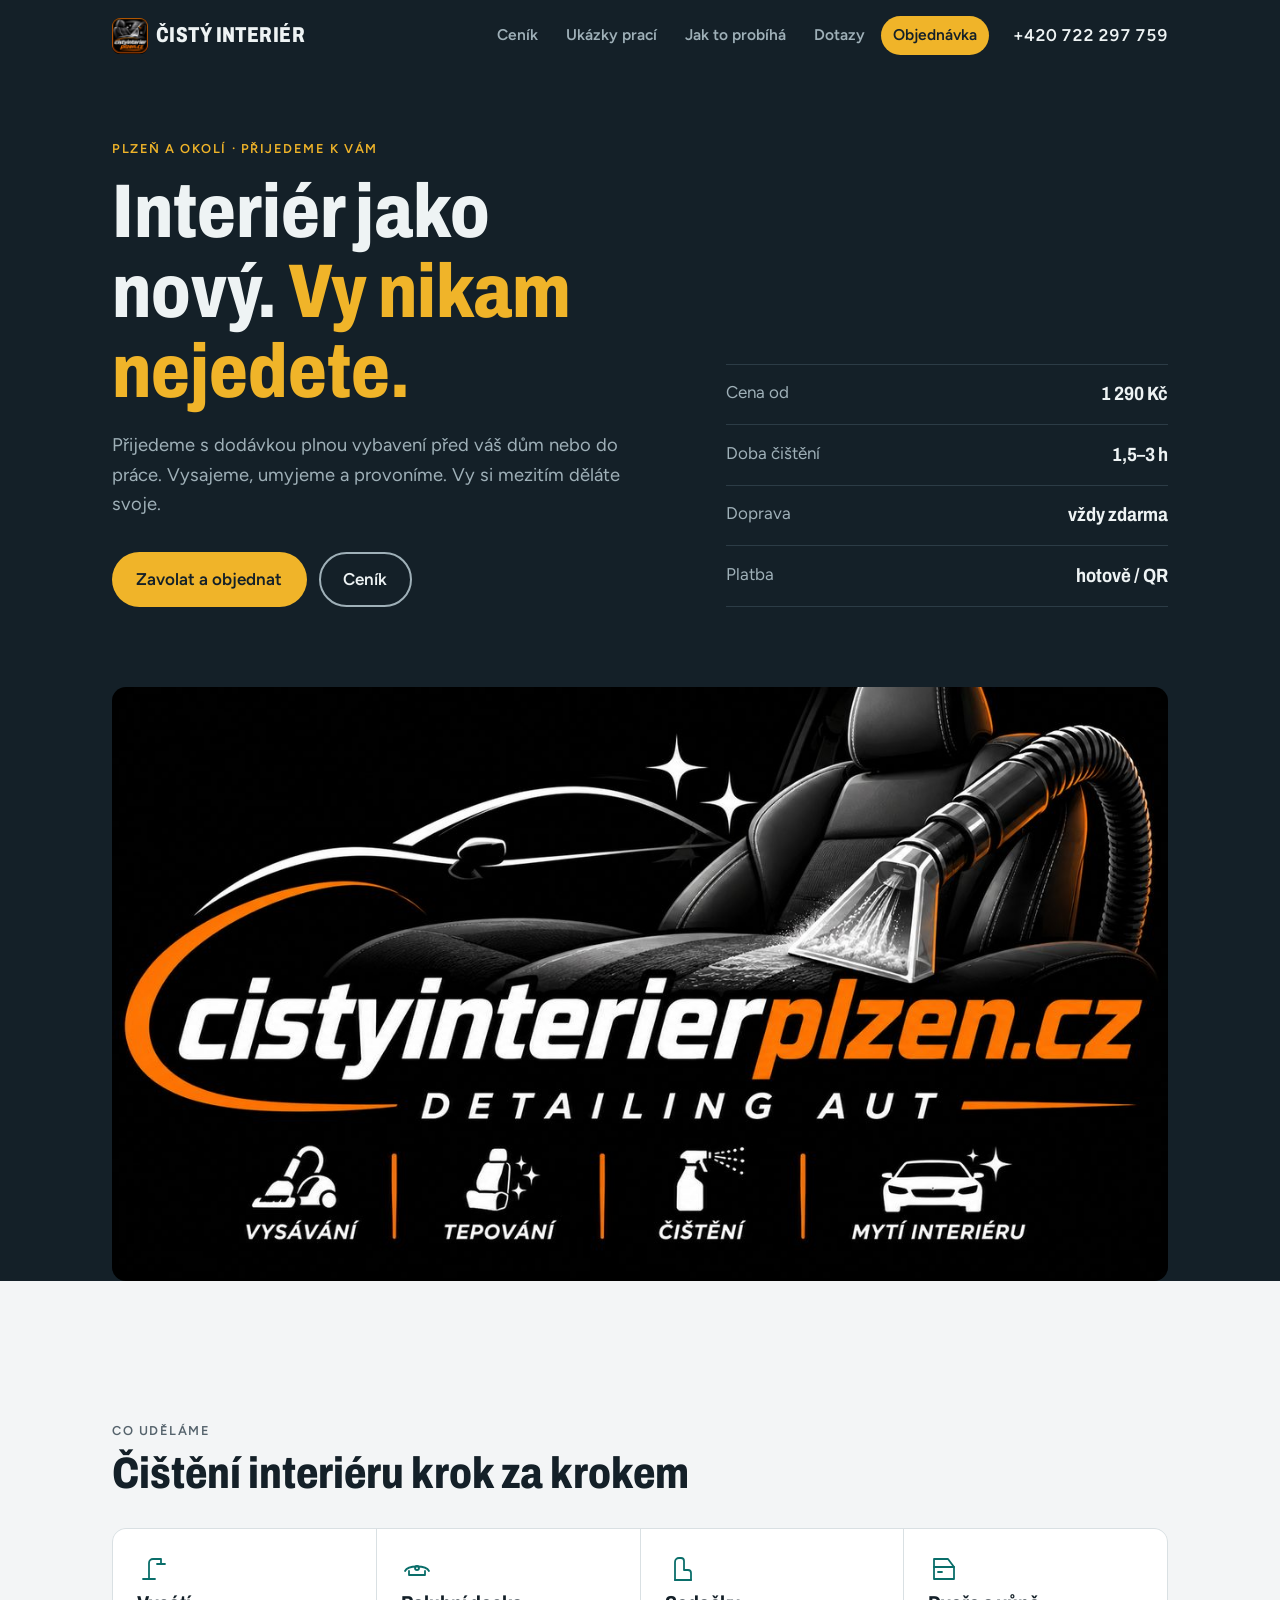
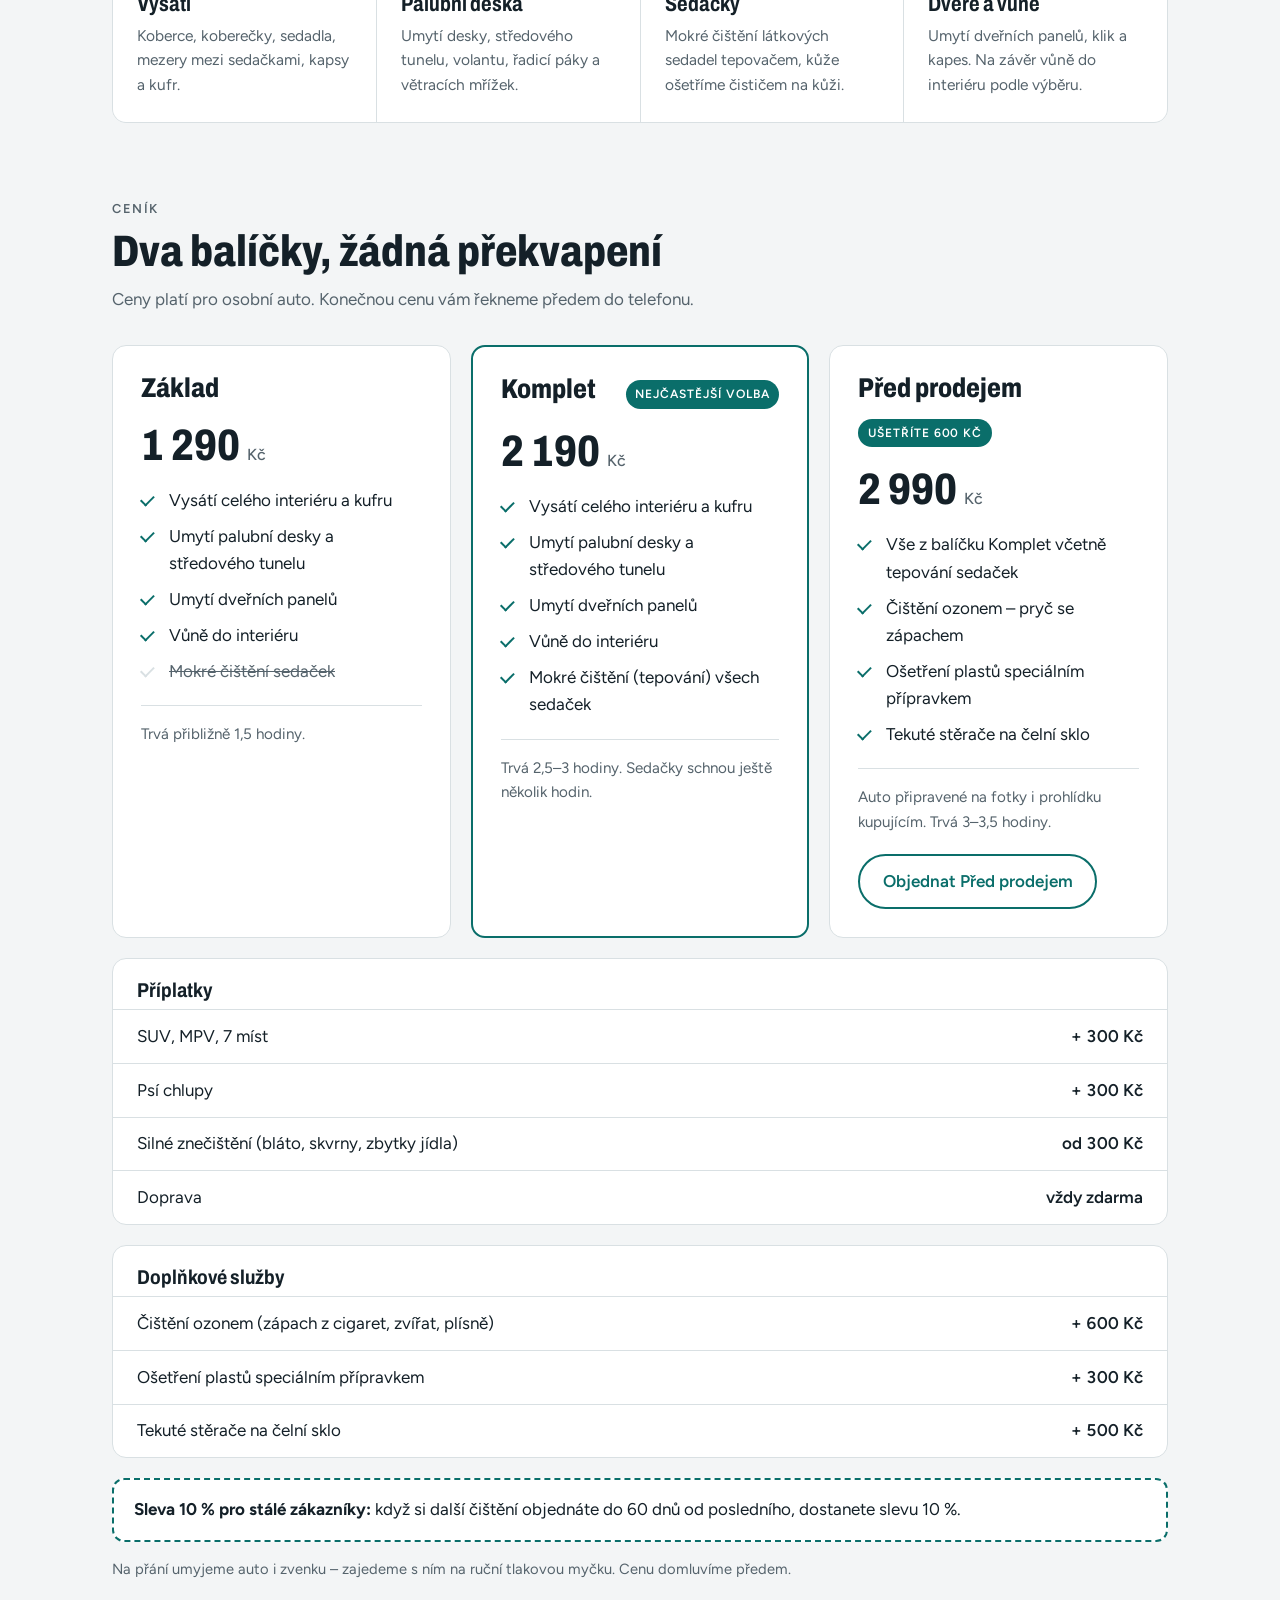
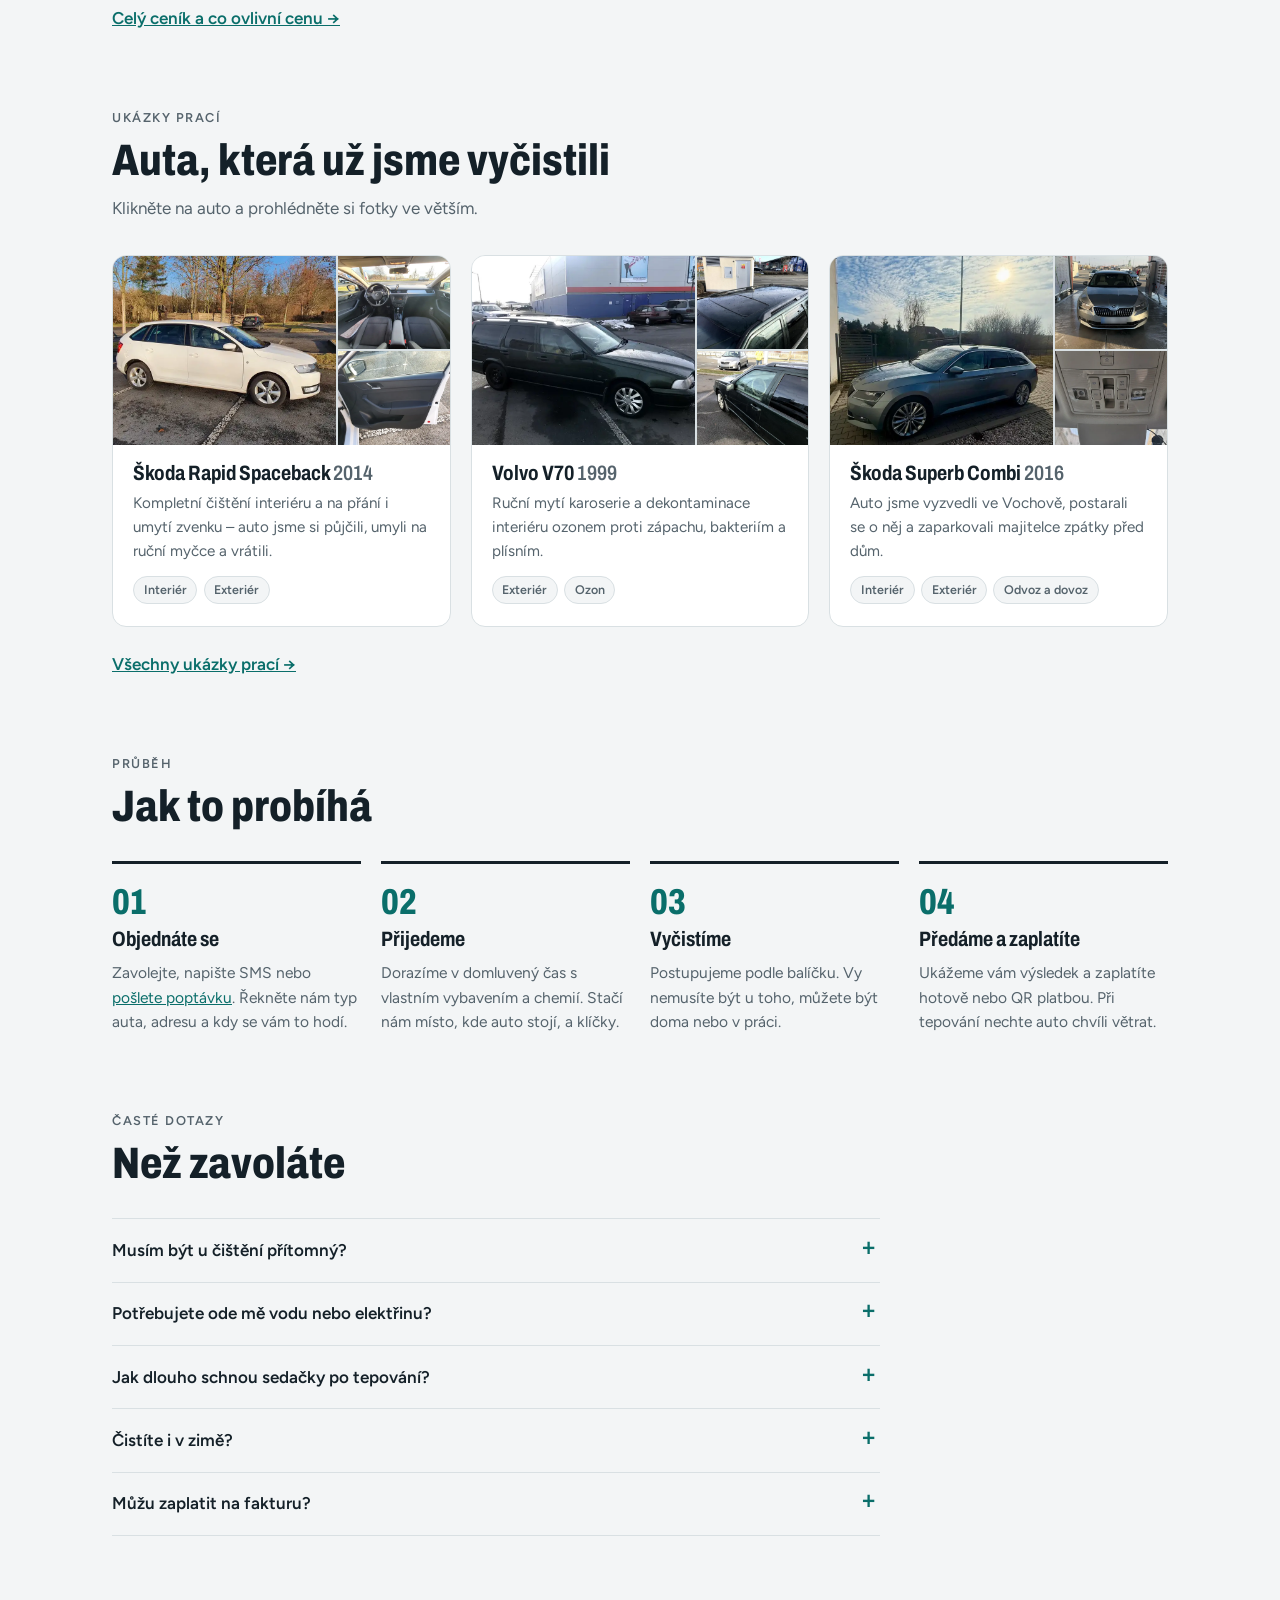
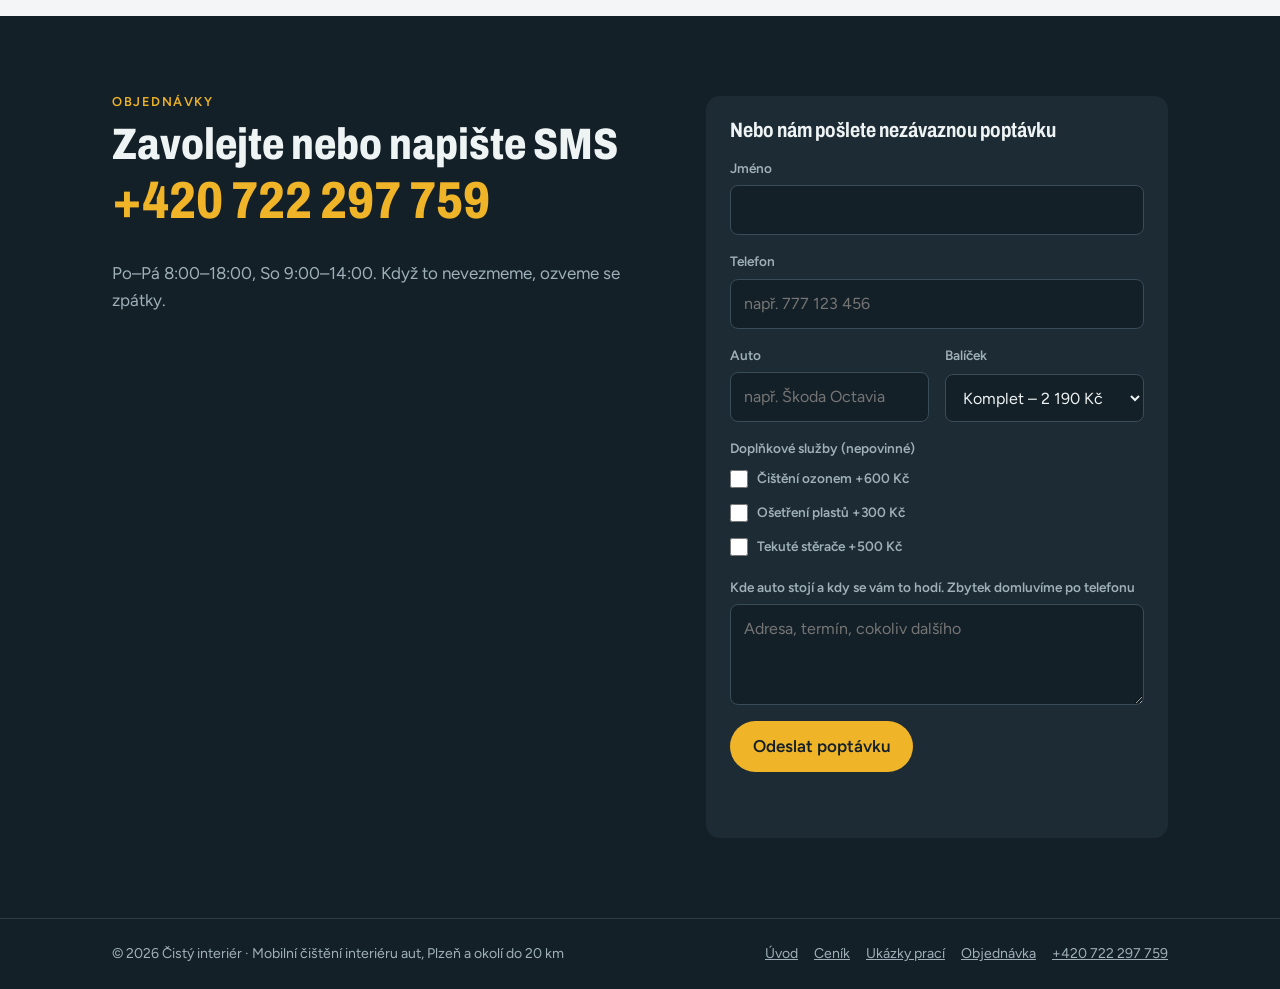
<file: index.html>
<!doctype html>
<html lang="cs">
<head>
<!-- Google tag (gtag.js) -->
<script async src="https://www.googletagmanager.com/gtag/js?id=AW-18550688496"></script>
<script>
  window.dataLayer = window.dataLayer || [];
  function gtag(){dataLayer.push(arguments);}
  gtag('js', new Date());

  gtag('config', 'AW-18550688496');
</script>
<meta charset="utf-8">
<meta name="viewport" content="width=device-width, initial-scale=1, viewport-fit=cover">
<title>Čistý interiér – mobilní čištění interiéru aut Plzeň</title>
<meta name="description" content="Vyčistíme interiér vašeho auta přímo u vás doma nebo v práci. Vysátí, palubní deska, sedačky, dveře a vůně. Plzeň a okolí.">
<meta property="og:title" content="Čistý interiér – čištění interiéru aut u vás">
<meta property="og:description" content="Vyčistíme interiér vašeho auta přímo u vás doma nebo v práci. Vysátí, palubní deska, sedačky, dveře a vůně. Plzeň a okolí.">
<meta property="og:locale" content="cs_CZ">
<meta property="og:url" content="https://cistyinterierplzen.cz/">
<meta property="og:type" content="website">
<meta property="og:image" content="https://cistyinterierplzen.cz/og-image.jpg">
<meta property="og:image:width" content="1672">
<meta property="og:image:height" content="941">
<meta name="twitter:card" content="summary_large_image">
<meta name="theme-color" content="#142028">
<link rel="icon" href="/favicon.ico" sizes="any">
<link rel="icon" type="image/png" sizes="32x32" href="/favicon-32.png">
<link rel="apple-touch-icon" href="/apple-touch-icon.png">
<link rel="canonical" href="https://cistyinterierplzen.cz/">
<link rel="preconnect" href="https://fonts.googleapis.com">
<link rel="preconnect" href="https://fonts.gstatic.com" crossorigin>
<link rel="stylesheet" href="https://fonts.googleapis.com/css2?family=Archivo:wdth,wght@75..100,600..800&family=Figtree:wght@400;500;600&display=swap">
<link rel="stylesheet" href="/site.css?v=4">
<script type="application/ld+json">
{
  "@context": "https://schema.org",
  "@type": "AutoWash",
  "name": "Čistý interiér",
  "url": "https://cistyinterierplzen.cz/",
  "description": "Mobilní čištění interiéru aut u zákazníka",
  "telephone": "+420722297759",
  "image": "https://cistyinterierplzen.cz/og-image.jpg",
  "logo": "https://cistyinterierplzen.cz/apple-touch-icon.png",
  "areaServed": "Plzeň a okolí",
  "priceRange": "1290–2990 Kč"
}
</script>
<script defer src="https://umami.jandolejs.cz/script.js" data-website-id="bc774116-2fc9-499b-b918-6035729e1bee"></script>
</head>
<body>

<header class="top">
  <div class="wrap">
    <div class="top-bar">
      <a class="logo" href="/"><img class="logo-img" src="/favicon-32.png" srcset="/apple-touch-icon.png 2x" width="36" height="36" alt="">Čistý interiér</a>
      <nav class="nav" aria-label="Hlavní menu">
        <a href="/cenik">Ceník</a>
        <a href="/ukazky">Ukázky prací</a>
        <a href="/#prubeh">Jak to probíhá</a>
        <a href="/#dotazy">Dotazy</a>
        <a href="/objednavka" class="nav-cta">Objednávka</a>
      </nav>
      <a class="top-phone" href="tel:+420722297759">+420 722 297 759</a>
    </div>
    <div class="hero">
      <div>
        <p class="eyebrow" style="color:var(--signal)">Plzeň a okolí · přijedeme k vám</p>
        <h1 style="margin-top:1rem">Interiér jako nový. <em>Vy nikam nejedete.</em></h1>
        <p class="hero-lead">Přijedeme s dodávkou plnou vybavení před váš dům nebo do práce. Vysajeme, umyjeme a provoníme. Vy si mezitím děláte svoje.</p>
        <div class="cta-row">
          <a class="btn btn-primary" href="tel:+420722297759">Zavolat a objednat</a>
          <a class="btn btn-ghost" href="/cenik">Ceník</a>
        </div>
      </div>
      <ul class="hero-facts">
        <li><span>Cena od</span><strong>1 290 Kč</strong></li>
        <li><span>Doba čištění</span><strong>1,5–3 h</strong></li>
        <li><span>Doprava</span><strong>vždy zdarma</strong></li>
        <li><span>Platba</span><strong>hotově / QR</strong></li>
      </ul>
    </div>
    <figure class="banner">
      <img src="/banner.jpg" width="1200" height="675" alt="Čistý interiér Plzeň – detailing aut: vysávání, tepování, čištění a mytí interiéru" loading="lazy" decoding="async">
    </figure>
  </div>
</header>

<main>
<section id="co-udelame">
  <div class="wrap">
    <div class="section-head">
      <p class="eyebrow">Co uděláme</p>
      <h2>Čištění interiéru krok za krokem</h2>
    </div>
    <div class="includes">
      <div class="include">
        <svg viewBox="0 0 32 32" aria-hidden="true"><path d="M6 26h12M12 26V10a4 4 0 0 1 4-4h8M24 6v5M20 11h8"/></svg>
        <h3>Vysátí</h3>
        <p>Koberce, koberečky, sedadla, mezery mezi sedačkami, kapsy a kufr.</p>
      </div>
      <div class="include">
        <svg viewBox="0 0 32 32" aria-hidden="true"><path d="M4 18c3-6 21-6 24 0M8 18v4h16v-4"/><circle cx="16" cy="15" r="2"/></svg>
        <h3>Palubní deska</h3>
        <p>Umytí desky, středového tunelu, volantu, řadicí páky a větracích mřížek.</p>
      </div>
      <div class="include">
        <svg viewBox="0 0 32 32" aria-hidden="true"><path d="M10 27V9a4 4 0 0 1 4-4h2a3 3 0 0 1 3 3v9h4a3 3 0 0 1 3 3v7"/><path d="M10 27h16"/></svg>
        <h3>Sedačky</h3>
        <p>Mokré čištění látkových sedadel tepovačem, kůže ošetříme čističem na kůži.</p>
      </div>
      <div class="include">
        <svg viewBox="0 0 32 32" aria-hidden="true"><path d="M6 6h14l6 8v12H6z"/><path d="M6 14h20M10 19h4"/></svg>
        <h3>Dveře a vůně</h3>
        <p>Umytí dveřních panelů, klik a kapes. Na závěr vůně do interiéru podle výběru.</p>
      </div>
    </div>
  </div>
</section>

<section id="cenik" style="padding-top:0">
  <div class="wrap">
    <div class="section-head">
      <p class="eyebrow">Ceník</p>
      <h2>Dva balíčky, žádná překvapení</h2>
      <p>Ceny platí pro osobní auto. Konečnou cenu vám řekneme předem do telefonu.</p>
    </div>
    <div class="prices">
      <article class="price">
        <div class="price-top"><h3>Základ</h3></div>
        <div class="amount">1 290 <small>Kč</small></div>
        <ul>
          <li>Vysátí celého interiéru a kufru</li>
          <li>Umytí palubní desky a středového tunelu</li>
          <li>Umytí dveřních panelů</li>
          <li>Vůně do interiéru</li>
          <li class="no">Mokré čištění sedaček</li>
        </ul>
        <p class="time">Trvá přibližně 1,5 hodiny.</p>
      </article>
      <article class="price featured">
        <div class="price-top"><h3>Komplet</h3><span class="tag">Nejčastější volba</span></div>
        <div class="amount">2 190 <small>Kč</small></div>
        <ul>
          <li>Vysátí celého interiéru a kufru</li>
          <li>Umytí palubní desky a středového tunelu</li>
          <li>Umytí dveřních panelů</li>
          <li>Vůně do interiéru</li>
          <li>Mokré čištění (tepování) všech sedaček</li>
        </ul>
        <p class="time">Trvá 2,5–3 hodiny. Sedačky schnou ještě několik hodin.</p>
      </article>
      <article class="price">
        <div class="price-top"><h3>Před prodejem</h3><span class="tag">Ušetříte 600 Kč</span></div>
        <div class="amount">2 990 <small>Kč</small></div>
        <ul>
          <li>Vše z balíčku Komplet včetně tepování sedaček</li>
          <li>Čištění ozonem – pryč se zápachem</li>
          <li>Ošetření plastů speciálním přípravkem</li>
          <li>Tekuté stěrače na čelní sklo</li>
        </ul>
        <p class="time">Auto připravené na fotky i prohlídku kupujícím. Trvá 3–3,5 hodiny.</p>
        <a class="btn btn-outline" href="/objednavka?balicek=pred">Objednat Před prodejem</a>
      </article>
    </div>
    <div class="extras">
      <table>
        <caption>Příplatky</caption>
        <tbody>
          <tr><td>SUV, MPV, 7 míst</td><td>+ 300 Kč</td></tr>
          <tr><td>Psí chlupy</td><td>+ 300 Kč</td></tr>
          <tr><td>Silné znečištění (bláto, skvrny, zbytky jídla)</td><td>od 300 Kč</td></tr>
          <tr><td>Doprava</td><td>vždy zdarma</td></tr>
        </tbody>
      </table>
    </div>
    <div class="extras">
      <table>
        <caption>Doplňkové služby</caption>
        <tbody>
          <tr><td>Čištění ozonem (zápach z cigaret, zvířat, plísně)</td><td>+ 600 Kč</td></tr>
          <tr><td>Ošetření plastů speciálním přípravkem</td><td>+ 300 Kč</td></tr>
          <tr><td>Tekuté stěrače na čelní sklo</td><td>+ 500 Kč</td></tr>
        </tbody>
      </table>
    </div>
    <p class="loyalty"><strong>Sleva 10 % pro stálé zákazníky:</strong> když si další čištění objednáte do 60 dnů od posledního, dostanete slevu 10 %.</p>
    <p class="note">Na přání umyjeme auto i zvenku – zajedeme s ním na ruční tlakovou myčku. Cenu domluvíme předem.</p>
    <p class="more-link"><a href="/cenik">Celý ceník a co ovlivní cenu →</a></p>
  </div>
</section>

<section id="ukazky" style="padding-top:0">
  <div class="wrap">
    <div class="section-head">
      <p class="eyebrow">Ukázky prací</p>
      <h2>Auta, která už jsme vyčistili</h2>
      <p>Klikněte na auto a prohlédněte si fotky ve větším.</p>
    </div>
    <div class="works">
      <article class="work">
        <div class="work-photos">
          <a class="work-photo" href="/prace/full/rapid-1.webp" data-gallery="rapid"><img src="/prace/rapid-1.webp" width="800" height="600" alt="Škoda Rapid Spaceback 2014 po umytí" loading="lazy" decoding="async"></a>
          <a class="work-photo" href="/prace/full/rapid-2.webp" data-gallery="rapid"><img src="/prace/rapid-2.webp" width="800" height="600" alt="Vyčištěný interiér Škody Rapid – palubní deska a sedadla" loading="lazy" decoding="async"></a>
          <a class="work-photo" href="/prace/full/rapid-3.webp" data-gallery="rapid"><img src="/prace/rapid-3.webp" width="800" height="600" alt="Umytý dveřní panel Škody Rapid" loading="lazy" decoding="async"></a>
        </div>
        <div class="work-text">
          <h3><button type="button" class="work-open" data-open="rapid">Škoda Rapid Spaceback <span>2014</span></button></h3>
          <p>Kompletní čištění interiéru a na přání i umytí zvenku – auto jsme si půjčili, umyli na ruční myčce a vrátili.</p>
          <ul class="work-tags"><li>Interiér</li><li>Exteriér</li></ul>
        </div>
      </article>
      <article class="work">
        <div class="work-photos">
          <a class="work-photo" href="/prace/full/volvo-1.webp" data-gallery="volvo"><img src="/prace/volvo-1.webp" width="800" height="600" alt="Volvo V70 1999 po umytí" loading="lazy" decoding="async"></a>
          <a class="work-photo" href="/prace/full/volvo-2.webp" data-gallery="volvo"><img src="/prace/volvo-2.webp" width="800" height="600" alt="Umytá střecha Volva V70" loading="lazy" decoding="async"></a>
          <a class="work-photo" href="/prace/full/volvo-3.webp" data-gallery="volvo"><img src="/prace/volvo-3.webp" width="800" height="600" alt="Bok Volva V70 po ručním mytí" loading="lazy" decoding="async"></a>
        </div>
        <div class="work-text">
          <h3><button type="button" class="work-open" data-open="volvo">Volvo V70 <span>1999</span></button></h3>
          <p>Ruční mytí karoserie a dekontaminace interiéru ozonem proti zápachu, bakteriím a plísním.</p>
          <ul class="work-tags"><li>Exteriér</li><li>Ozon</li></ul>
        </div>
      </article>
      <article class="work">
        <div class="work-photos">
          <a class="work-photo" href="/prace/full/superb-1.webp" data-gallery="superb"><img src="/prace/superb-1.webp" width="800" height="600" alt="Škoda Superb Combi 2016 zaparkovaná před domem majitelky" loading="lazy" decoding="async"></a>
          <a class="work-photo" href="/prace/full/superb-2.webp" data-gallery="superb"><img src="/prace/superb-2.webp" width="800" height="600" alt="Škoda Superb na ruční myčce" loading="lazy" decoding="async"></a>
          <a class="work-photo" href="/prace/full/superb-3.webp" data-gallery="superb"><img src="/prace/superb-3.webp" width="800" height="600" alt="Vyčištěný strop a ovládání v interiéru Škody Superb" loading="lazy" decoding="async"></a>
        </div>
        <div class="work-text">
          <h3><button type="button" class="work-open" data-open="superb">Škoda Superb Combi <span>2016</span></button></h3>
          <p>Auto jsme vyzvedli ve Vochově, postarali se o něj a zaparkovali majitelce zpátky před dům.</p>
          <ul class="work-tags"><li>Interiér</li><li>Exteriér</li><li>Odvoz a dovoz</li></ul>
        </div>
      </article>
    </div>
    <p class="more-link"><a href="/ukazky">Všechny ukázky prací →</a></p>
  </div>
</section>

<section id="prubeh" style="padding-top:0">
  <div class="wrap">
    <div class="section-head">
      <p class="eyebrow">Průběh</p>
      <h2>Jak to probíhá</h2>
    </div>
    <ol class="steps">
      <li class="step">
        <h3>Objednáte se</h3>
        <p>Zavolejte, napište SMS nebo <a href="/objednavka">pošlete poptávku</a>. Řekněte nám typ auta, adresu a kdy se vám to hodí.</p>
      </li>
      <li class="step">
        <h3>Přijedeme</h3>
        <p>Dorazíme v domluvený čas s vlastním vybavením a chemií. Stačí nám místo, kde auto stojí, a klíčky.</p>
      </li>
      <li class="step">
        <h3>Vyčistíme</h3>
        <p>Postupujeme podle balíčku. Vy nemusíte být u toho, můžete být doma nebo v práci.</p>
      </li>
      <li class="step">
        <h3>Předáme a zaplatíte</h3>
        <p>Ukážeme vám výsledek a zaplatíte hotově nebo QR platbou. Při tepování nechte auto chvíli větrat.</p>
      </li>
    </ol>
  </div>
</section>

<section id="dotazy" style="padding-top:0">
  <div class="wrap">
    <div class="section-head">
      <p class="eyebrow">Časté dotazy</p>
      <h2>Než zavoláte</h2>
    </div>
    <div class="faq">
      <details>
        <summary>Musím být u čištění přítomný?</summary>
        <p>Nemusíte. Stačí nám předat klíčky a ukázat, kde auto stojí. Až budeme hotoví, zavoláme vám.</p>
      </details>
      <details>
        <summary>Potřebujete ode mě vodu nebo elektřinu?</summary>
        <p>Ne, vše potřebné vozíme s sebou. Pokud je u auta zásuvka, rádi ji využijeme, ale není to podmínka.</p>
      </details>
      <details>
        <summary>Jak dlouho schnou sedačky po tepování?</summary>
        <p>Obvykle 3–6 hodin podle počasí a materiálu. Auto můžete používat hned, jen doporučujeme pootevřít okna.</p>
      </details>
      <details>
        <summary>Čistíte i v zimě?</summary>
        <p>Ano. Při mrazu je lepší čistit v garáži nebo krytém stání. Domluvíme se podle místa.</p>
      </details>
      <details>
        <summary>Můžu zaplatit na fakturu?</summary>
        <p>Ano, vždy vystavíme fakturu. Nejsme plátci DPH.</p>
      </details>
    </div>
  </div>
</section>
</main>

<section class="contact" id="kontakt">
  <div class="wrap contact-grid">
    <div>
      <p class="eyebrow" style="color:var(--signal)">Objednávky</p>
      <h2 style="margin-top:0.75rem">Zavolejte nebo napište SMS</h2>
      <a class="big-phone" href="tel:+420722297759">+420 722 297 759</a>
      <p>Po–Pá 8:00–18:00, So 9:00–14:00. Když to nevezmeme, ozveme se zpátky.</p>
    </div>
    <form class="order" id="order-form" novalidate>
      <h3>Nebo nám pošlete nezávaznou poptávku</h3>
      <div class="field"><label for="f-name">Jméno</label><input id="f-name" name="name" autocomplete="name" required></div>
      <div class="field"><label for="f-phone">Telefon</label><input id="f-phone" name="phone" type="tel" autocomplete="tel" required placeholder="např. 777 123 456"></div>
      <div class="row">
        <div class="field"><label for="f-car">Auto</label><input id="f-car" name="car" placeholder="např. Škoda Octavia"></div>
        <div class="field"><label for="f-package">Balíček</label>
          <select id="f-package" name="package"><option>Komplet – 2 190 Kč</option><option>Základ – 1 290 Kč</option><option>Před prodejem – 2 990 Kč</option><option>Nevím, poraďte</option></select></div>
      </div>
      <fieldset class="field checks"><legend>Doplňkové služby (nepovinné)</legend>
        <label><input type="checkbox" name="extras" value="Ozon (+600 Kč)"> Čištění ozonem +600 Kč</label>
        <label><input type="checkbox" name="extras" value="Ošetření plastů (+300 Kč)"> Ošetření plastů +300 Kč</label>
        <label><input type="checkbox" name="extras" value="Tekuté stěrače (+500 Kč)"> Tekuté stěrače +500 Kč</label>
      </fieldset>
      <div class="field"><label for="f-place">Kde auto stojí a kdy se vám to hodí. Zbytek domluvíme po telefonu</label><textarea id="f-place" name="place" rows="3" placeholder="Adresa, termín, cokoliv dalšího"></textarea></div>
      <div class="hp" aria-hidden="true"><label for="f-web">Nevyplňujte</label><input id="f-web" name="web" tabindex="-1" autocomplete="off"></div>
      <button class="btn btn-primary" type="submit" id="f-submit">Odeslat poptávku</button>
      <p class="form-status" id="f-status" role="status" aria-live="polite"></p>
    </form>
  </div>
</section>

<footer>
  <div class="wrap">
    <span>© 2026 Čistý interiér · Mobilní čištění interiéru aut, Plzeň a okolí do 20 km</span>
    <nav aria-label="Odkazy v patičce"><a href="/">Úvod</a><a href="/cenik">Ceník</a><a href="/ukazky">Ukázky prací</a><a href="/objednavka">Objednávka</a><a href="tel:+420722297759">+420 722 297 759</a></nav>
  </div>
</footer>

<dialog class="lightbox" id="lightbox" aria-label="Fotky">
  <button type="button" class="lb-close" aria-label="Zavřít">×</button>
  <button type="button" class="lb-prev" aria-label="Předchozí fotka">‹</button>
  <figure><img alt=""><figcaption></figcaption></figure>
  <button type="button" class="lb-next" aria-label="Další fotka">›</button>
</dialog>

<script src="/site.js?v=6" defer></script>
</body>
</html>
</file>
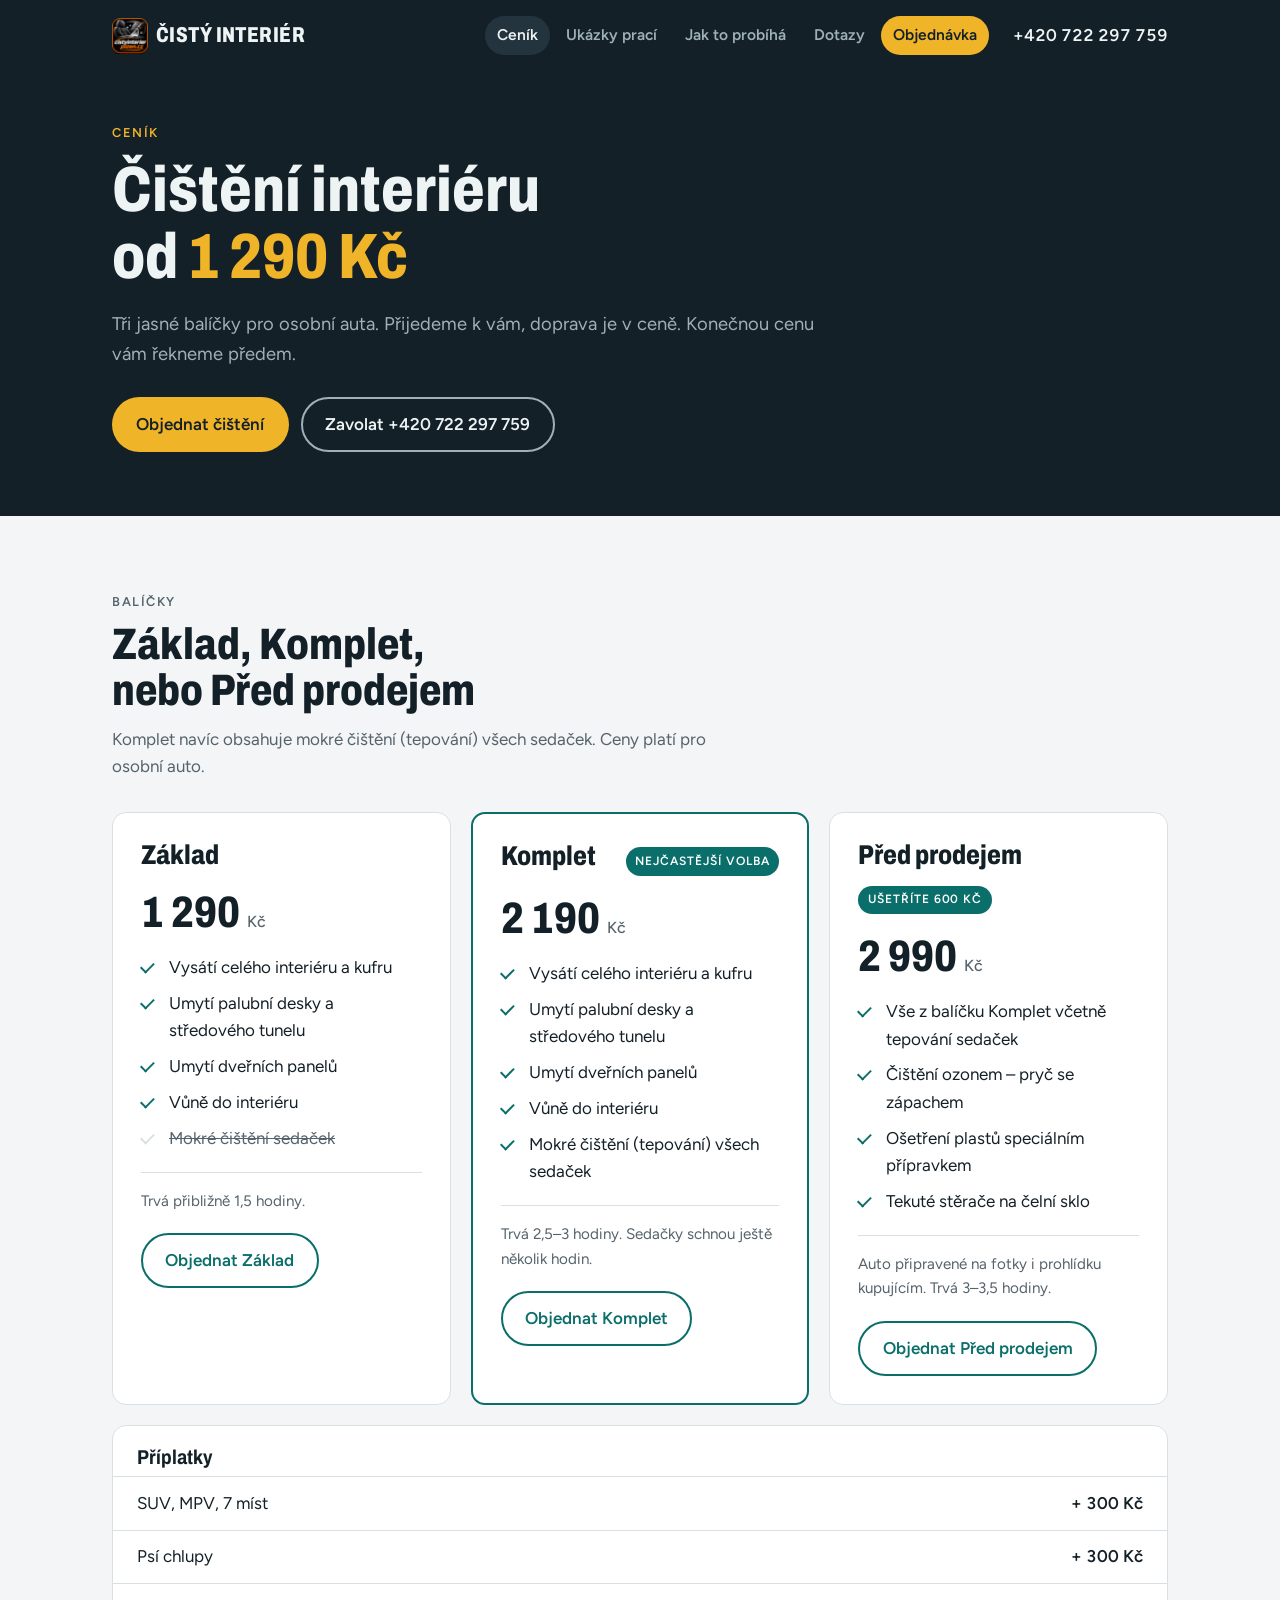
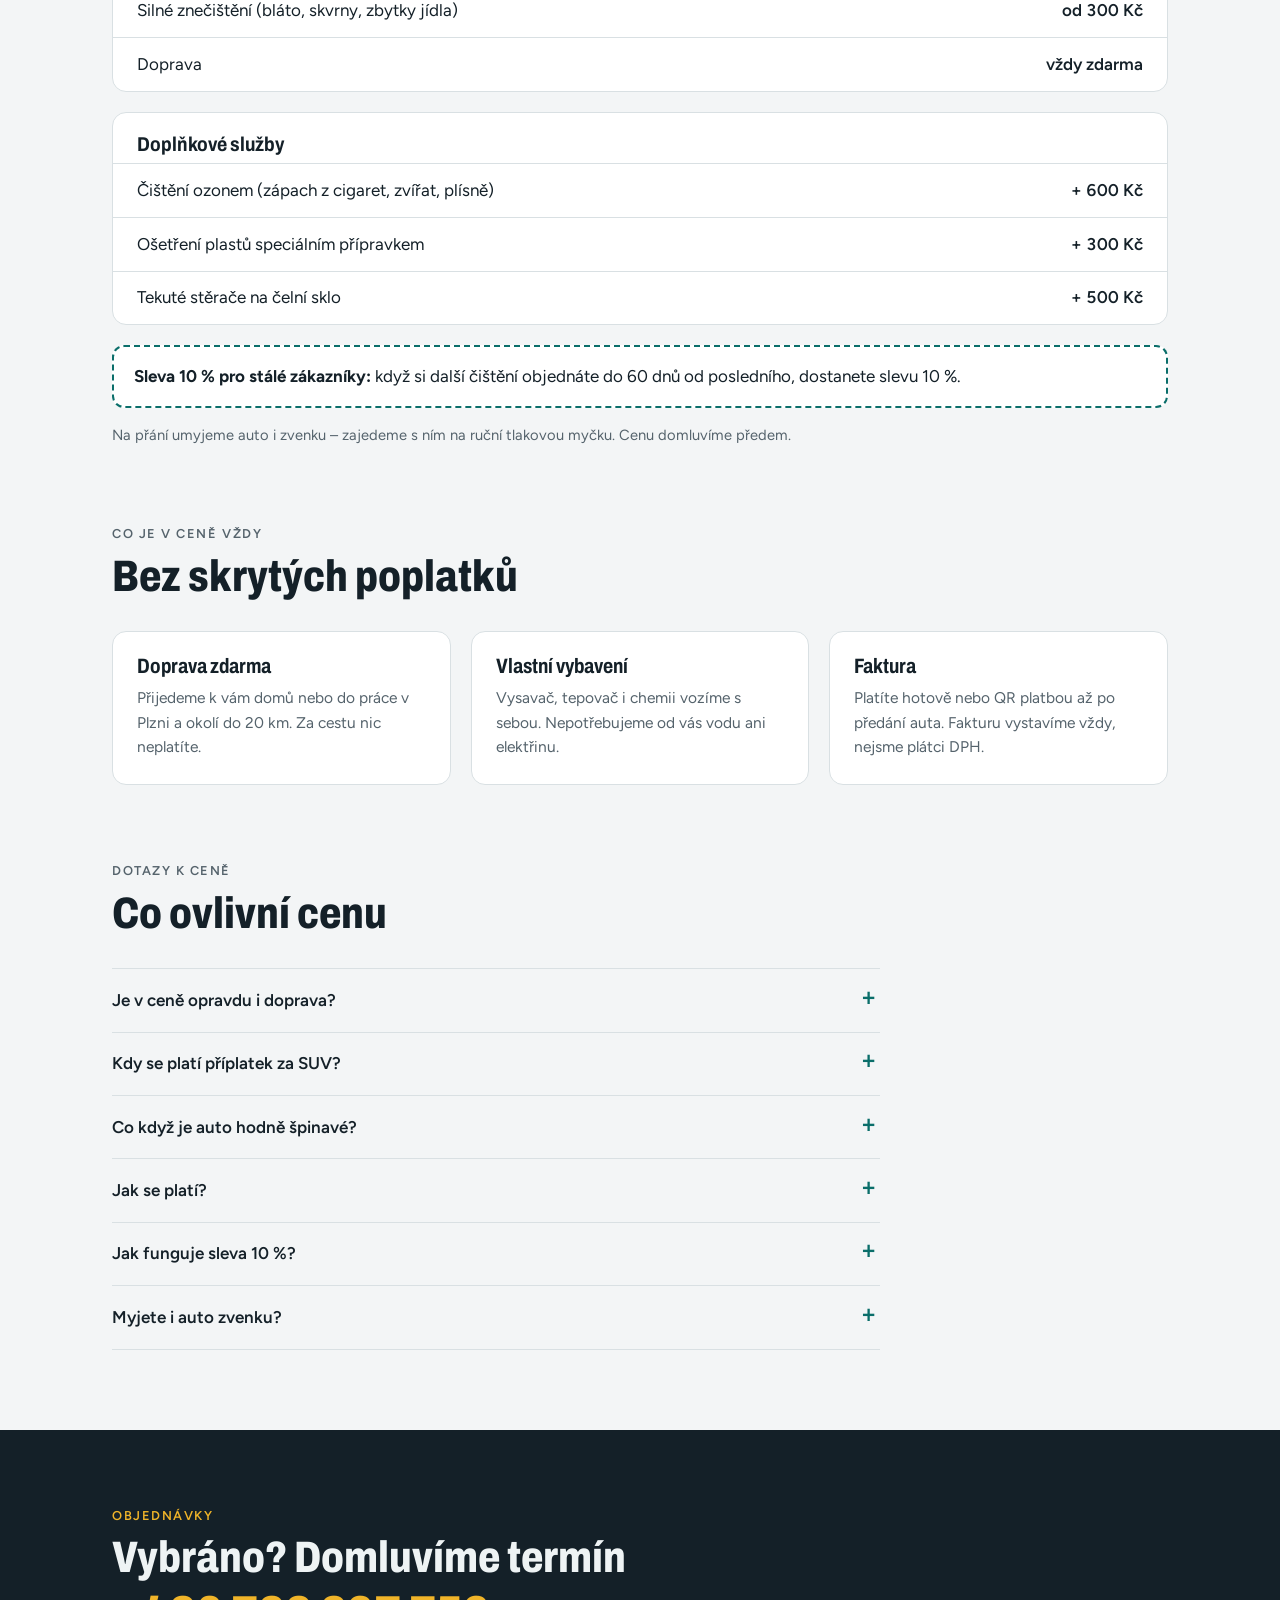
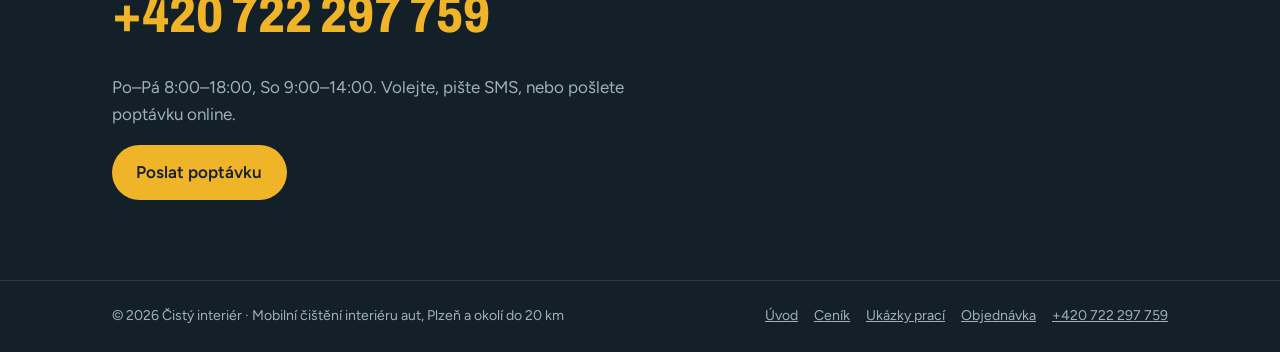
<file: cenik.html>
<!doctype html>
<html lang="cs">
<head>
<!-- Google tag (gtag.js) -->
<script async src="https://www.googletagmanager.com/gtag/js?id=AW-18550688496"></script>
<script>
  window.dataLayer = window.dataLayer || [];
  function gtag(){dataLayer.push(arguments);}
  gtag('js', new Date());

  gtag('config', 'AW-18550688496');
</script>
<meta charset="utf-8">
<meta name="viewport" content="width=device-width, initial-scale=1, viewport-fit=cover">
<title>Ceník čištění interiéru auta Plzeň | Čistý interiér</title>
<meta name="description" content="Ceník mobilního čištění interiéru auta v Plzni: Základ 1 290 Kč, Komplet s tepováním sedaček 2 190 Kč, Před prodejem 2 990 Kč. Doplňky: ozon, ošetření plastů, tekuté stěrače. Doprava vždy zdarma.">
<meta property="og:title" content="Ceník – Čistý interiér Plzeň">
<meta property="og:description" content="Ceník mobilního čištění interiéru auta v Plzni: Základ 1 290 Kč, Komplet s tepováním sedaček 2 190 Kč, Před prodejem 2 990 Kč. Doplňky: ozon, ošetření plastů, tekuté stěrače. Doprava vždy zdarma.">
<meta property="og:locale" content="cs_CZ">
<meta property="og:url" content="https://cistyinterierplzen.cz/cenik">
<meta property="og:type" content="website">
<meta property="og:image" content="https://cistyinterierplzen.cz/og-image.jpg">
<meta property="og:image:width" content="1672">
<meta property="og:image:height" content="941">
<meta name="twitter:card" content="summary_large_image">
<meta name="theme-color" content="#142028">
<link rel="icon" href="/favicon.ico" sizes="any">
<link rel="icon" type="image/png" sizes="32x32" href="/favicon-32.png">
<link rel="apple-touch-icon" href="/apple-touch-icon.png">
<link rel="canonical" href="https://cistyinterierplzen.cz/cenik">
<link rel="preconnect" href="https://fonts.googleapis.com">
<link rel="preconnect" href="https://fonts.gstatic.com" crossorigin>
<link rel="stylesheet" href="https://fonts.googleapis.com/css2?family=Archivo:wdth,wght@75..100,600..800&family=Figtree:wght@400;500;600&display=swap">
<link rel="stylesheet" href="/site.css?v=4">
<script defer src="https://umami.jandolejs.cz/script.js" data-website-id="bc774116-2fc9-499b-b918-6035729e1bee"></script>
</head>
<body>

<header class="top">
  <div class="wrap">
    <div class="top-bar">
      <a class="logo" href="/"><img class="logo-img" src="/favicon-32.png" srcset="/apple-touch-icon.png 2x" width="36" height="36" alt="">Čistý interiér</a>
      <nav class="nav" aria-label="Hlavní menu">
        <a href="/cenik" aria-current="page">Ceník</a>
        <a href="/ukazky">Ukázky prací</a>
        <a href="/#prubeh">Jak to probíhá</a>
        <a href="/#dotazy">Dotazy</a>
        <a href="/objednavka" class="nav-cta">Objednávka</a>
      </nav>
      <a class="top-phone" href="tel:+420722297759">+420 722 297 759</a>
    </div>
    <div class="page-hero">
      <p class="eyebrow" style="color:var(--signal)">Ceník</p>
      <h1>Čištění interiéru od <em>1 290 Kč</em></h1>
      <p class="lead">Tři jasné balíčky pro osobní auta. Přijedeme k vám, doprava je v ceně. Konečnou cenu vám řekneme předem.</p>
      <div class="cta-row">
        <a class="btn btn-primary" href="/objednavka">Objednat čištění</a>
        <a class="btn btn-ghost" href="tel:+420722297759">Zavolat +420 722 297 759</a>
      </div>
    </div>
  </div>
</header>

<main>
<section>
  <div class="wrap">
    <div class="section-head">
      <p class="eyebrow">Balíčky</p>
      <h2>Základ, Komplet, nebo Před prodejem</h2>
      <p>Komplet navíc obsahuje mokré čištění (tepování) všech sedaček. Ceny platí pro osobní auto.</p>
    </div>
    <div class="prices">
      <article class="price">
        <div class="price-top"><h3>Základ</h3></div>
        <div class="amount">1 290 <small>Kč</small></div>
        <ul>
          <li>Vysátí celého interiéru a kufru</li>
          <li>Umytí palubní desky a středového tunelu</li>
          <li>Umytí dveřních panelů</li>
          <li>Vůně do interiéru</li>
          <li class="no">Mokré čištění sedaček</li>
        </ul>
        <p class="time">Trvá přibližně 1,5 hodiny.</p>
        <a class="btn btn-outline" href="/objednavka?balicek=zaklad">Objednat Základ</a>
      </article>
      <article class="price featured">
        <div class="price-top"><h3>Komplet</h3><span class="tag">Nejčastější volba</span></div>
        <div class="amount">2 190 <small>Kč</small></div>
        <ul>
          <li>Vysátí celého interiéru a kufru</li>
          <li>Umytí palubní desky a středového tunelu</li>
          <li>Umytí dveřních panelů</li>
          <li>Vůně do interiéru</li>
          <li>Mokré čištění (tepování) všech sedaček</li>
        </ul>
        <p class="time">Trvá 2,5–3 hodiny. Sedačky schnou ještě několik hodin.</p>
        <a class="btn btn-outline" href="/objednavka?balicek=komplet">Objednat Komplet</a>
      </article>
      <article class="price">
        <div class="price-top"><h3>Před prodejem</h3><span class="tag">Ušetříte 600 Kč</span></div>
        <div class="amount">2 990 <small>Kč</small></div>
        <ul>
          <li>Vše z balíčku Komplet včetně tepování sedaček</li>
          <li>Čištění ozonem – pryč se zápachem</li>
          <li>Ošetření plastů speciálním přípravkem</li>
          <li>Tekuté stěrače na čelní sklo</li>
        </ul>
        <p class="time">Auto připravené na fotky i prohlídku kupujícím. Trvá 3–3,5 hodiny.</p>
        <a class="btn btn-outline" href="/objednavka?balicek=pred">Objednat Před prodejem</a>
      </article>
    </div>
    <div class="extras">
      <table>
        <caption>Příplatky</caption>
        <tbody>
          <tr><td>SUV, MPV, 7 míst</td><td>+ 300 Kč</td></tr>
          <tr><td>Psí chlupy</td><td>+ 300 Kč</td></tr>
          <tr><td>Silné znečištění (bláto, skvrny, zbytky jídla)</td><td>od 300 Kč</td></tr>
          <tr><td>Doprava</td><td>vždy zdarma</td></tr>
        </tbody>
      </table>
    </div>
    <div class="extras">
      <table>
        <caption>Doplňkové služby</caption>
        <tbody>
          <tr><td>Čištění ozonem (zápach z cigaret, zvířat, plísně)</td><td>+ 600 Kč</td></tr>
          <tr><td>Ošetření plastů speciálním přípravkem</td><td>+ 300 Kč</td></tr>
          <tr><td>Tekuté stěrače na čelní sklo</td><td>+ 500 Kč</td></tr>
        </tbody>
      </table>
    </div>
    <p class="loyalty"><strong>Sleva 10 % pro stálé zákazníky:</strong> když si další čištění objednáte do 60 dnů od posledního, dostanete slevu 10 %.</p>
    <p class="note">Na přání umyjeme auto i zvenku – zajedeme s ním na ruční tlakovou myčku. Cenu domluvíme předem.</p>
  </div>
</section>

<section style="padding-top:0">
  <div class="wrap">
    <div class="section-head">
      <p class="eyebrow">Co je v ceně vždy</p>
      <h2>Bez skrytých poplatků</h2>
    </div>
    <div class="cards">
      <div class="card">
        <h3>Doprava zdarma</h3>
        <p>Přijedeme k vám domů nebo do práce v Plzni a okolí do 20 km. Za cestu nic neplatíte.</p>
      </div>
      <div class="card">
        <h3>Vlastní vybavení</h3>
        <p>Vysavač, tepovač i chemii vozíme s sebou. Nepotřebujeme od vás vodu ani elektřinu.</p>
      </div>
      <div class="card">
        <h3>Faktura</h3>
        <p>Platíte hotově nebo QR platbou až po předání auta. Fakturu vystavíme vždy, nejsme plátci DPH.</p>
      </div>
    </div>
  </div>
</section>

<section style="padding-top:0">
  <div class="wrap">
    <div class="section-head">
      <p class="eyebrow">Dotazy k ceně</p>
      <h2>Co ovlivní cenu</h2>
    </div>
    <div class="faq">
      <details>
        <summary>Je v ceně opravdu i doprava?</summary>
        <p>Ano. Za dopravu v Plzni a okolí do 20 km neplatíte nic navíc.</p>
      </details>
      <details>
        <summary>Kdy se platí příplatek za SUV?</summary>
        <p>U větších aut – SUV, MPV a vozů se 7 místy – je víc sedaček i plochy, proto + 300 Kč.</p>
      </details>
      <details>
        <summary>Co když je auto hodně špinavé?</summary>
        <p>Bláto, skvrny nebo zbytky jídla znamenají víc práce. Příplatek od 300 Kč vám řekneme předem, ideálně podle fotky.</p>
      </details>
      <details>
        <summary>Jak se platí?</summary>
        <p>Hotově nebo QR platbou na místě po předání auta. Vždy vystavíme fakturu, nejsme plátci DPH.</p>
      </details>
      <details>
        <summary>Jak funguje sleva 10 %?</summary>
        <p>Když si další čištění objednáte do 60 dnů od toho předchozího, dostanete na něj slevu 10 %. Stačí to zmínit při objednávce.</p>
      </details>
      <details>
        <summary>Myjete i auto zvenku?</summary>
        <p>Ano, pokud si to přejete. S autem zajedeme na ruční tlakovou myčku a umyjeme ho zvenku. Cenu domluvíme předem.</p>
      </details>
    </div>
  </div>
</section>
</main>

<section class="contact">
  <div class="wrap contact-grid">
    <div>
      <p class="eyebrow" style="color:var(--signal)">Objednávky</p>
      <h2 style="margin-top:0.75rem">Vybráno? Domluvíme termín</h2>
      <a class="big-phone" href="tel:+420722297759">+420 722 297 759</a>
      <p>Po–Pá 8:00–18:00, So 9:00–14:00. Volejte, pište SMS, nebo pošlete poptávku online.</p>
      <div class="cta-row" style="margin-top:1rem">
        <a class="btn btn-primary" href="/objednavka">Poslat poptávku</a>
      </div>
    </div>
  </div>
</section>

<footer>
  <div class="wrap">
    <span>© 2026 Čistý interiér · Mobilní čištění interiéru aut, Plzeň a okolí do 20 km</span>
    <nav aria-label="Odkazy v patičce"><a href="/">Úvod</a><a href="/cenik">Ceník</a><a href="/ukazky">Ukázky prací</a><a href="/objednavka">Objednávka</a><a href="tel:+420722297759">+420 722 297 759</a></nav>
  </div>
</footer>

<script src="/site.js?v=6" defer></script>
</body>
</html>
</file>
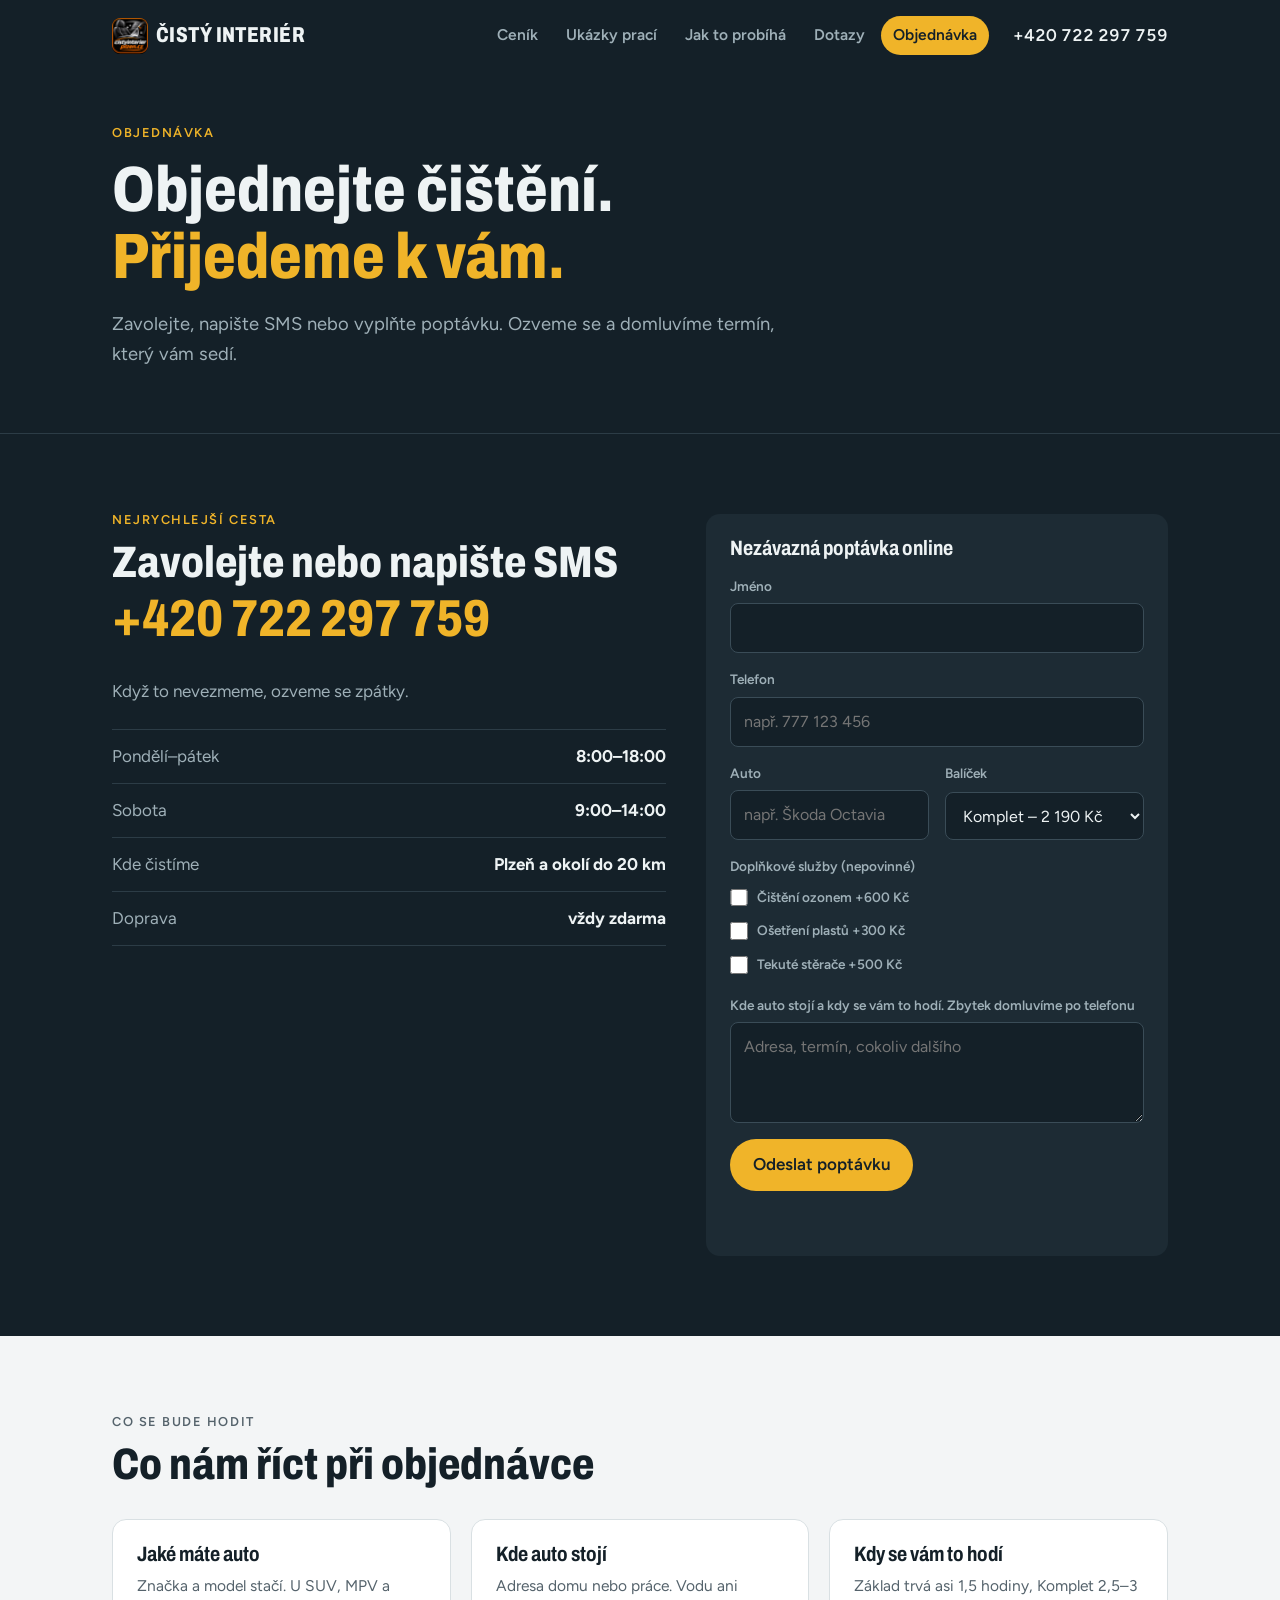
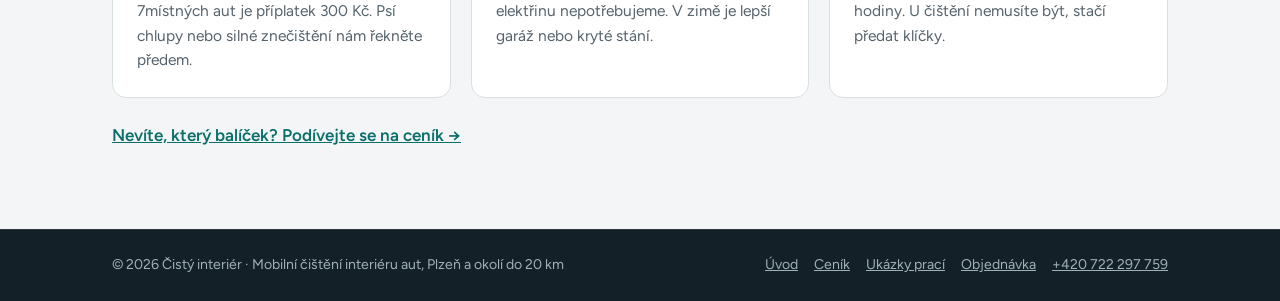
<file: objednavka.html>
<!doctype html>
<html lang="cs">
<head>
<!-- Google tag (gtag.js) -->
<script async src="https://www.googletagmanager.com/gtag/js?id=AW-18550688496"></script>
<script>
  window.dataLayer = window.dataLayer || [];
  function gtag(){dataLayer.push(arguments);}
  gtag('js', new Date());

  gtag('config', 'AW-18550688496');
</script>
<meta charset="utf-8">
<meta name="viewport" content="width=device-width, initial-scale=1, viewport-fit=cover">
<title>Objednávka čištění interiéru auta Plzeň | Čistý interiér</title>
<meta name="description" content="Objednejte mobilní čištění interiéru auta v Plzni. Zavolejte, napište SMS nebo pošlete poptávku – ozveme se a domluvíme termín.">
<meta property="og:title" content="Objednávka – Čistý interiér Plzeň">
<meta property="og:description" content="Objednejte mobilní čištění interiéru auta v Plzni. Zavolejte, napište SMS nebo pošlete poptávku – ozveme se a domluvíme termín.">
<meta property="og:locale" content="cs_CZ">
<meta property="og:url" content="https://cistyinterierplzen.cz/objednavka">
<meta property="og:type" content="website">
<meta property="og:image" content="https://cistyinterierplzen.cz/og-image.jpg">
<meta property="og:image:width" content="1672">
<meta property="og:image:height" content="941">
<meta name="twitter:card" content="summary_large_image">
<meta name="theme-color" content="#142028">
<link rel="icon" href="/favicon.ico" sizes="any">
<link rel="icon" type="image/png" sizes="32x32" href="/favicon-32.png">
<link rel="apple-touch-icon" href="/apple-touch-icon.png">
<link rel="canonical" href="https://cistyinterierplzen.cz/objednavka">
<link rel="preconnect" href="https://fonts.googleapis.com">
<link rel="preconnect" href="https://fonts.gstatic.com" crossorigin>
<link rel="stylesheet" href="https://fonts.googleapis.com/css2?family=Archivo:wdth,wght@75..100,600..800&family=Figtree:wght@400;500;600&display=swap">
<link rel="stylesheet" href="/site.css?v=4">
<script defer src="https://umami.jandolejs.cz/script.js" data-website-id="bc774116-2fc9-499b-b918-6035729e1bee"></script>
</head>
<body>

<header class="top">
  <div class="wrap">
    <div class="top-bar">
      <a class="logo" href="/"><img class="logo-img" src="/favicon-32.png" srcset="/apple-touch-icon.png 2x" width="36" height="36" alt="">Čistý interiér</a>
      <nav class="nav" aria-label="Hlavní menu">
        <a href="/cenik">Ceník</a>
        <a href="/ukazky">Ukázky prací</a>
        <a href="/#prubeh">Jak to probíhá</a>
        <a href="/#dotazy">Dotazy</a>
        <a href="/objednavka" class="nav-cta" aria-current="page">Objednávka</a>
      </nav>
      <a class="top-phone" href="tel:+420722297759">+420 722 297 759</a>
    </div>
    <div class="page-hero">
      <p class="eyebrow" style="color:var(--signal)">Objednávka</p>
      <h1>Objednejte čištění. <em>Přijedeme k vám.</em></h1>
      <p class="lead">Zavolejte, napište SMS nebo vyplňte poptávku. Ozveme se a domluvíme termín, který vám sedí.</p>
    </div>
  </div>
</header>

<section class="contact" style="border-top:1px solid #2c3c46">
  <div class="wrap contact-grid">
    <div>
      <p class="eyebrow" style="color:var(--signal)">Nejrychlejší cesta</p>
      <h2 style="margin-top:0.75rem">Zavolejte nebo napište SMS</h2>
      <a class="big-phone" href="tel:+420722297759">+420 722 297 759</a>
      <p>Když to nevezmeme, ozveme se zpátky.</p>
      <ul class="contact-list">
        <li><span>Pondělí–pátek</span><strong>8:00–18:00</strong></li>
        <li><span>Sobota</span><strong>9:00–14:00</strong></li>
        <li><span>Kde čistíme</span><strong>Plzeň a okolí do 20 km</strong></li>
        <li><span>Doprava</span><strong>vždy zdarma</strong></li>
      </ul>
    </div>
    <form class="order" id="order-form" novalidate>
      <h3>Nezávazná poptávka online</h3>
      <div class="field"><label for="f-name">Jméno</label><input id="f-name" name="name" autocomplete="name" required></div>
      <div class="field"><label for="f-phone">Telefon</label><input id="f-phone" name="phone" type="tel" autocomplete="tel" required placeholder="např. 777 123 456"></div>
      <div class="row">
        <div class="field"><label for="f-car">Auto</label><input id="f-car" name="car" placeholder="např. Škoda Octavia"></div>
        <div class="field"><label for="f-package">Balíček</label>
          <select id="f-package" name="package"><option>Komplet – 2 190 Kč</option><option>Základ – 1 290 Kč</option><option>Před prodejem – 2 990 Kč</option><option>Nevím, poraďte</option></select></div>
      </div>
      <fieldset class="field checks"><legend>Doplňkové služby (nepovinné)</legend>
        <label><input type="checkbox" name="extras" value="Ozon (+600 Kč)"> Čištění ozonem +600 Kč</label>
        <label><input type="checkbox" name="extras" value="Ošetření plastů (+300 Kč)"> Ošetření plastů +300 Kč</label>
        <label><input type="checkbox" name="extras" value="Tekuté stěrače (+500 Kč)"> Tekuté stěrače +500 Kč</label>
      </fieldset>
      <div class="field"><label for="f-place">Kde auto stojí a kdy se vám to hodí. Zbytek domluvíme po telefonu</label><textarea id="f-place" name="place" rows="3" placeholder="Adresa, termín, cokoliv dalšího"></textarea></div>
      <div class="hp" aria-hidden="true"><label for="f-web">Nevyplňujte</label><input id="f-web" name="web" tabindex="-1" autocomplete="off"></div>
      <button class="btn btn-primary" type="submit" id="f-submit">Odeslat poptávku</button>
      <p class="form-status" id="f-status" role="status" aria-live="polite"></p>
    </form>
  </div>
</section>

<main>
<section>
  <div class="wrap">
    <div class="section-head">
      <p class="eyebrow">Co se bude hodit</p>
      <h2>Co nám říct při objednávce</h2>
    </div>
    <div class="cards">
      <div class="card">
        <h3>Jaké máte auto</h3>
        <p>Značka a model stačí. U SUV, MPV a 7místných aut je příplatek 300 Kč. Psí chlupy nebo silné znečištění nám řekněte předem.</p>
      </div>
      <div class="card">
        <h3>Kde auto stojí</h3>
        <p>Adresa domu nebo práce. Vodu ani elektřinu nepotřebujeme. V zimě je lepší garáž nebo kryté stání.</p>
      </div>
      <div class="card">
        <h3>Kdy se vám to hodí</h3>
        <p>Základ trvá asi 1,5 hodiny, Komplet 2,5–3 hodiny. U čištění nemusíte být, stačí předat klíčky.</p>
      </div>
    </div>
    <p class="more-link"><a href="/cenik">Nevíte, který balíček? Podívejte se na ceník →</a></p>
  </div>
</section>
</main>

<footer>
  <div class="wrap">
    <span>© 2026 Čistý interiér · Mobilní čištění interiéru aut, Plzeň a okolí do 20 km</span>
    <nav aria-label="Odkazy v patičce"><a href="/">Úvod</a><a href="/cenik">Ceník</a><a href="/ukazky">Ukázky prací</a><a href="/objednavka">Objednávka</a><a href="tel:+420722297759">+420 722 297 759</a></nav>
  </div>
</footer>

<script src="/site.js?v=6" defer></script>
</body>
</html>
</file>
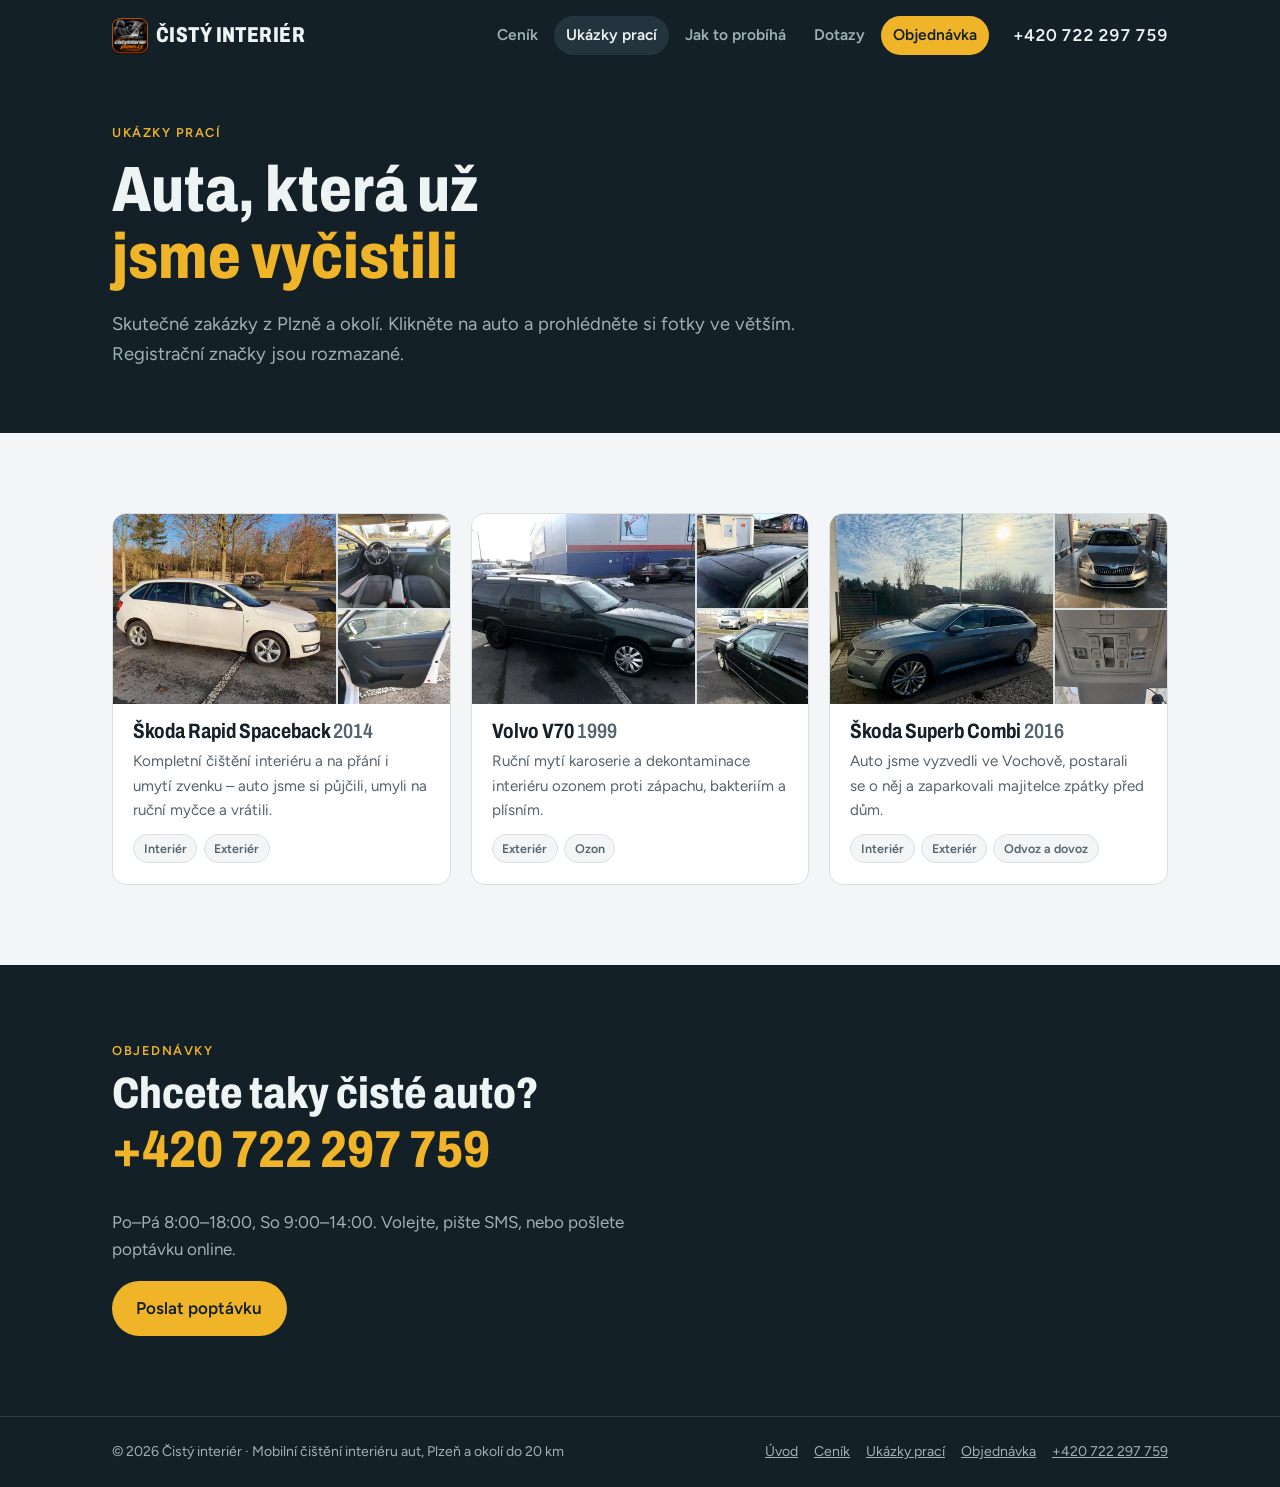
<file: ukazky.html>
<!doctype html>
<html lang="cs">
<head>
<!-- Google tag (gtag.js) -->
<script async src="https://www.googletagmanager.com/gtag/js?id=AW-18550688496"></script>
<script>
  window.dataLayer = window.dataLayer || [];
  function gtag(){dataLayer.push(arguments);}
  gtag('js', new Date());

  gtag('config', 'AW-18550688496');
</script>
<meta charset="utf-8">
<meta name="viewport" content="width=device-width, initial-scale=1, viewport-fit=cover">
<title>Ukázky prací – Čistý interiér Plzeň</title>
<meta name="description" content="Fotky aut, která jsme vyčistili: čištění interiéru, ruční mytí a dekontaminace ozonem. Mobilní čištění aut v Plzni a okolí.">
<meta property="og:title" content="Ukázky prací – Čistý interiér Plzeň">
<meta property="og:description" content="Fotky aut, která jsme vyčistili: čištění interiéru, ruční mytí a dekontaminace ozonem. Mobilní čištění aut v Plzni a okolí.">
<meta property="og:locale" content="cs_CZ">
<meta property="og:url" content="https://cistyinterierplzen.cz/ukazky">
<meta property="og:type" content="website">
<meta property="og:image" content="https://cistyinterierplzen.cz/og-image.jpg">
<meta property="og:image:width" content="1672">
<meta property="og:image:height" content="941">
<meta name="twitter:card" content="summary_large_image">
<meta name="theme-color" content="#142028">
<link rel="icon" href="/favicon.ico" sizes="any">
<link rel="icon" type="image/png" sizes="32x32" href="/favicon-32.png">
<link rel="apple-touch-icon" href="/apple-touch-icon.png">
<link rel="canonical" href="https://cistyinterierplzen.cz/ukazky">
<link rel="preconnect" href="https://fonts.googleapis.com">
<link rel="preconnect" href="https://fonts.gstatic.com" crossorigin>
<link rel="stylesheet" href="https://fonts.googleapis.com/css2?family=Archivo:wdth,wght@75..100,600..800&family=Figtree:wght@400;500;600&display=swap">
<link rel="stylesheet" href="/site.css?v=3">
<script defer src="https://umami.jandolejs.cz/script.js" data-website-id="bc774116-2fc9-499b-b918-6035729e1bee"></script>
</head>
<body>

<header class="top">
  <div class="wrap">
    <div class="top-bar">
      <a class="logo" href="/"><img class="logo-img" src="/favicon-32.png" srcset="/apple-touch-icon.png 2x" width="36" height="36" alt="">Čistý interiér</a>
      <nav class="nav" aria-label="Hlavní menu">
        <a href="/cenik">Ceník</a>
        <a href="/ukazky" aria-current="page">Ukázky prací</a>
        <a href="/#prubeh">Jak to probíhá</a>
        <a href="/#dotazy">Dotazy</a>
        <a href="/objednavka" class="nav-cta">Objednávka</a>
      </nav>
      <a class="top-phone" href="tel:+420722297759">+420 722 297 759</a>
    </div>
    <div class="page-hero">
      <p class="eyebrow" style="color:var(--signal)">Ukázky prací</p>
      <h1>Auta, která už <em>jsme vyčistili</em></h1>
      <p class="lead">Skutečné zakázky z Plzně a okolí. Klikněte na auto a prohlédněte si fotky ve větším. Registrační značky jsou rozmazané.</p>
    </div>
  </div>
</header>

<main>
<section>
  <div class="wrap">
    <div class="works">
      <article class="work">
        <div class="work-photos">
          <a class="work-photo" href="/prace/full/rapid-1.webp" data-gallery="rapid"><img src="/prace/rapid-1.webp" width="800" height="600" alt="Škoda Rapid Spaceback 2014 po umytí" loading="lazy" decoding="async"></a>
          <a class="work-photo" href="/prace/full/rapid-2.webp" data-gallery="rapid"><img src="/prace/rapid-2.webp" width="800" height="600" alt="Vyčištěný interiér Škody Rapid – palubní deska a sedadla" loading="lazy" decoding="async"></a>
          <a class="work-photo" href="/prace/full/rapid-3.webp" data-gallery="rapid"><img src="/prace/rapid-3.webp" width="800" height="600" alt="Umytý dveřní panel Škody Rapid" loading="lazy" decoding="async"></a>
        </div>
        <div class="work-text">
          <h3><button type="button" class="work-open" data-open="rapid">Škoda Rapid Spaceback <span>2014</span></button></h3>
          <p>Kompletní čištění interiéru a na přání i umytí zvenku – auto jsme si půjčili, umyli na ruční myčce a vrátili.</p>
          <ul class="work-tags"><li>Interiér</li><li>Exteriér</li></ul>
        </div>
      </article>
      <article class="work">
        <div class="work-photos">
          <a class="work-photo" href="/prace/full/volvo-1.webp" data-gallery="volvo"><img src="/prace/volvo-1.webp" width="800" height="600" alt="Volvo V70 1999 po umytí" loading="lazy" decoding="async"></a>
          <a class="work-photo" href="/prace/full/volvo-2.webp" data-gallery="volvo"><img src="/prace/volvo-2.webp" width="800" height="600" alt="Umytá střecha Volva V70" loading="lazy" decoding="async"></a>
          <a class="work-photo" href="/prace/full/volvo-3.webp" data-gallery="volvo"><img src="/prace/volvo-3.webp" width="800" height="600" alt="Bok Volva V70 po ručním mytí" loading="lazy" decoding="async"></a>
        </div>
        <div class="work-text">
          <h3><button type="button" class="work-open" data-open="volvo">Volvo V70 <span>1999</span></button></h3>
          <p>Ruční mytí karoserie a dekontaminace interiéru ozonem proti zápachu, bakteriím a plísním.</p>
          <ul class="work-tags"><li>Exteriér</li><li>Ozon</li></ul>
        </div>
      </article>
      <article class="work">
        <div class="work-photos">
          <a class="work-photo" href="/prace/full/superb-1.webp" data-gallery="superb"><img src="/prace/superb-1.webp" width="800" height="600" alt="Škoda Superb Combi 2016 zaparkovaná před domem majitelky" loading="lazy" decoding="async"></a>
          <a class="work-photo" href="/prace/full/superb-2.webp" data-gallery="superb"><img src="/prace/superb-2.webp" width="800" height="600" alt="Škoda Superb na ruční myčce" loading="lazy" decoding="async"></a>
          <a class="work-photo" href="/prace/full/superb-3.webp" data-gallery="superb"><img src="/prace/superb-3.webp" width="800" height="600" alt="Vyčištěný strop a ovládání v interiéru Škody Superb" loading="lazy" decoding="async"></a>
        </div>
        <div class="work-text">
          <h3><button type="button" class="work-open" data-open="superb">Škoda Superb Combi <span>2016</span></button></h3>
          <p>Auto jsme vyzvedli ve Vochově, postarali se o něj a zaparkovali majitelce zpátky před dům.</p>
          <ul class="work-tags"><li>Interiér</li><li>Exteriér</li><li>Odvoz a dovoz</li></ul>
        </div>
      </article>
    </div>
  </div>
</section>
</main>

<section class="contact">
  <div class="wrap contact-grid">
    <div>
      <p class="eyebrow" style="color:var(--signal)">Objednávky</p>
      <h2 style="margin-top:0.75rem">Chcete taky čisté auto?</h2>
      <a class="big-phone" href="tel:+420722297759">+420 722 297 759</a>
      <p>Po–Pá 8:00–18:00, So 9:00–14:00. Volejte, pište SMS, nebo pošlete poptávku online.</p>
      <div class="cta-row" style="margin-top:1rem">
        <a class="btn btn-primary" href="/objednavka">Poslat poptávku</a>
      </div>
    </div>
  </div>
</section>

<footer>
  <div class="wrap">
    <span>© 2026 Čistý interiér · Mobilní čištění interiéru aut, Plzeň a okolí do 20 km</span>
    <nav aria-label="Odkazy v patičce"><a href="/">Úvod</a><a href="/cenik">Ceník</a><a href="/ukazky">Ukázky prací</a><a href="/objednavka">Objednávka</a><a href="tel:+420722297759">+420 722 297 759</a></nav>
  </div>
</footer>

<dialog class="lightbox" id="lightbox" aria-label="Fotky">
  <button type="button" class="lb-close" aria-label="Zavřít">×</button>
  <button type="button" class="lb-prev" aria-label="Předchozí fotka">‹</button>
  <figure><img alt=""><figcaption></figcaption></figure>
  <button type="button" class="lb-next" aria-label="Další fotka">›</button>
</dialog>

<script src="/site.js?v=5" defer></script>
</body>
</html>
</file>
<file: site.css>
/* Čistý interiér – sdílené styly pro všechny stránky. */
:root {
  --bg: #f3f5f6;
  --surface: #ffffff;
  --ink: #142028;
  --muted: #55636c;
  --line: #d9e0e3;
  --accent: #0a6e6a;
  --accent-ink: #ffffff;
  --signal: #f0b429;
  --band: #142028;
  --band-ink: #eef3f4;
  --band-muted: #9fb0b8;
  --display: "Archivo", "Arial Narrow", system-ui, sans-serif;
  --body: "Figtree", system-ui, -apple-system, "Segoe UI", sans-serif;
  color-scheme: light;
}
@media (prefers-color-scheme: dark) {
  :root:not([data-theme="light"]) {
    --bg: #0f171c; --surface: #17222a; --ink: #e8eef0; --muted: #9fb0b8; --line: #26353e;
    --accent: #3fb8b0; --accent-ink: #08201f; --signal: #f0b429; --band: #0a1115; --band-ink: #eef3f4; --band-muted: #8a9ca5;
    color-scheme: dark;
  }
}
:root[data-theme="dark"] {
  --bg: #0f171c; --surface: #17222a; --ink: #e8eef0; --muted: #9fb0b8; --line: #26353e;
  --accent: #3fb8b0; --accent-ink: #08201f; --signal: #f0b429; --band: #0a1115; --band-ink: #eef3f4; --band-muted: #8a9ca5;
  color-scheme: dark;
}

* { box-sizing: border-box; }
html { -webkit-text-size-adjust: 100%; scroll-behavior: smooth; }
@media (prefers-reduced-motion: reduce) { html { scroll-behavior: auto; } }
body {
  margin: 0; background: var(--bg); color: var(--ink);
  font: 400 1.0625rem/1.6 var(--body);
}
img { max-width: 100%; }
a { color: var(--accent); }
a:focus-visible, button:focus-visible, summary:focus-visible { outline: 3px solid var(--signal); outline-offset: 3px; border-radius: 4px; }
[id] { scroll-margin-top: 1rem; }

.wrap {
  max-width: 68rem; margin: 0 auto;
  padding-left: max(16px, env(safe-area-inset-left, 0px));
  padding-right: max(16px, env(safe-area-inset-right, 0px));
}
h1, h2, h3 { font-family: var(--display); font-stretch: 80%; line-height: 1.05; text-wrap: balance; margin: 0; }
h2 { font-size: clamp(2rem, 5vw, 2.75rem); font-weight: 800; }
.eyebrow { font: 600 0.8rem/1 var(--body); letter-spacing: 0.12em; text-transform: uppercase; color: var(--accent); margin: 0; }
section { padding-block: clamp(3rem, 8vw, 5rem); }
.section-head { display: grid; gap: 0.75rem; margin-bottom: 2rem; max-width: 40rem; }
.section-head p { margin: 0; color: var(--muted); }

/* Header + navigation */
.top { background: var(--band); color: var(--band-ink); }
.top-bar { display: flex; justify-content: space-between; align-items: center; gap: 0.5rem 1.5rem; padding-block: 1rem; flex-wrap: wrap; }
.logo { font: 800 1.35rem/1 var(--display); font-stretch: 75%; letter-spacing: 0.02em; text-transform: uppercase; color: var(--band-ink); text-decoration: none; display: flex; align-items: center; gap: 0.5rem; }
.logo-img { width: 2.25rem; height: 2.25rem; border-radius: 8px; flex: none; }
.top-phone { color: var(--band-ink); text-decoration: none; font-weight: 600; font-variant-numeric: tabular-nums; white-space: nowrap; }
.nav { display: flex; align-items: center; gap: 0.25rem; margin-left: auto; }
.nav a { color: var(--band-muted); text-decoration: none; font-weight: 600; font-size: 0.97rem; padding: 0.45rem 0.75rem; border-radius: 999px; white-space: nowrap; }
.nav a:hover { color: var(--band-ink); }
.nav a[aria-current="page"] { color: var(--band-ink); background: #24343e; }
.nav a.nav-cta { background: var(--signal); color: #142028; }
.nav a.nav-cta[aria-current="page"] { background: var(--signal); color: #142028; }
@media (max-width: 860px) {
  .nav { order: 3; width: calc(100% + 1.2rem); margin: 0 -0.6rem; overflow-x: auto; scrollbar-width: none; -webkit-overflow-scrolling: touch; }
  .nav::-webkit-scrollbar { display: none; }
}
@media (max-width: 560px) {
  .top-bar { flex-wrap: wrap; row-gap: 0.75rem; }
  .logo { font-size: 1.1rem; }
  .logo-img { width: 1.9rem; height: 1.9rem; }
  .nav { gap: 0; }
  .nav a { font-size: 0.9rem; padding: 0.45rem 0.6rem; }
}

.banner { margin: 0 0 clamp(2.5rem, 6vw, 4rem); }
.banner img { display: block; width: 100%; height: auto; border-radius: 14px; }

/* Hero (homepage) */
.hero { padding-block: clamp(2.5rem, 7vw, 4.5rem) clamp(3rem, 8vw, 5rem); display: grid; gap: 2.5rem; grid-template-columns: minmax(0, 1.3fr) minmax(0, 1fr); align-items: end; }
.hero h1 { font-size: clamp(2.6rem, 8vw, 4.75rem); font-weight: 800; }
.hero h1 em, .page-hero h1 em { font-style: normal; color: var(--signal); }
.hero-lead { color: var(--band-muted); font-size: 1.15rem; max-width: 34rem; margin: 1.25rem 0 2rem; }
.cta-row { display: flex; flex-wrap: wrap; gap: 0.75rem; }
.btn { display: inline-flex; align-items: center; justify-content: center; min-height: 3rem; padding: 0.75rem 1.4rem; border-radius: 999px; font-weight: 600; text-decoration: none; border: 2px solid transparent; }
.btn-primary { background: var(--signal); color: #142028; }
.btn-ghost { border-color: var(--band-muted); color: var(--band-ink); }
.btn-outline { border-color: var(--accent); color: var(--accent); }
.hero-facts { list-style: none; margin: 0; padding: 0; display: grid; gap: 0; border-top: 1px solid #2c3c46; }
.hero-facts li { display: flex; justify-content: space-between; gap: 1rem; padding: 0.9rem 0; border-bottom: 1px solid #2c3c46; }
.hero-facts span { color: var(--band-muted); }
.hero-facts strong { font-family: var(--display); font-stretch: 85%; font-size: 1.2rem; font-variant-numeric: tabular-nums; text-align: right; }

/* Page hero (subpages) */
.page-hero { padding-block: clamp(2rem, 6vw, 3.5rem) clamp(2.5rem, 7vw, 4rem); max-width: 44rem; }
.page-hero h1 { font-size: clamp(2.4rem, 7vw, 4rem); font-weight: 800; margin-top: 1rem; }
.page-hero p.lead { color: var(--band-muted); font-size: 1.15rem; margin: 1.25rem 0 0; }
.page-hero .cta-row { margin-top: 1.75rem; }

/* What's included */
.includes { display: grid; grid-template-columns: repeat(4, minmax(0, 1fr)); gap: 1px; background: var(--line); border: 1px solid var(--line); border-radius: 14px; overflow: hidden; }
.include { background: var(--surface); padding: 1.5rem; display: grid; gap: 0.5rem; align-content: start; }
.include svg { width: 2rem; height: 2rem; stroke: var(--accent); fill: none; stroke-width: 1.8; stroke-linecap: round; stroke-linejoin: round; }
.include h3 { font-size: 1.35rem; font-weight: 700; }
.include p { margin: 0; color: var(--muted); font-size: 0.97rem; }

/* Pricing */
.prices { display: grid; grid-template-columns: repeat(3, minmax(0, 1fr)); gap: 1.25rem; }
@media (max-width: 1000px) { .prices { grid-template-columns: minmax(0, 1fr); max-width: 36rem; } }
.price { background: var(--surface); border: 1px solid var(--line); border-radius: 14px; padding: 1.75rem; display: grid; gap: 1.25rem; align-content: start; }
.price.featured { border: 2px solid var(--accent); }
.price-top { display: flex; justify-content: space-between; align-items: baseline; gap: 1rem; flex-wrap: wrap; }
.price h3 { font-size: 1.7rem; font-weight: 800; }
.tag { font-size: 0.75rem; font-weight: 600; letter-spacing: 0.08em; text-transform: uppercase; background: var(--accent); color: var(--accent-ink); padding: 0.3rem 0.6rem; border-radius: 999px; }
.amount { font: 800 2.75rem/1 var(--display); font-stretch: 80%; font-variant-numeric: tabular-nums; }
.amount small { font: 500 1rem var(--body); color: var(--muted); }
.price ul { list-style: none; margin: 0; padding: 0; display: grid; gap: 0.55rem; }
.price li { display: grid; grid-template-columns: 1.25rem minmax(0, 1fr); gap: 0.5rem; }
.price li::before { content: ""; width: 0.7rem; height: 0.4rem; border-left: 2px solid var(--accent); border-bottom: 2px solid var(--accent); transform: rotate(-45deg); margin-top: 0.5rem; }
.price li.no { color: var(--muted); text-decoration: line-through; }
.price li.no::before { border-color: var(--line); }
.price .time { color: var(--muted); font-size: 0.95rem; border-top: 1px solid var(--line); padding-top: 1rem; margin: 0; }
.price .btn { justify-self: start; }

.extras { margin-top: 1.25rem; background: var(--surface); border: 1px solid var(--line); border-radius: 14px; overflow-x: auto; }
.extras table { width: 100%; border-collapse: collapse; min-width: 18rem; }
.extras caption { text-align: left; padding: 1.25rem 1.5rem 0.5rem; font: 700 1.25rem var(--display); font-stretch: 85%; }
.extras td { padding: 0.8rem 1.5rem; border-top: 1px solid var(--line); }
.extras td:last-child { text-align: right; font-weight: 600; font-variant-numeric: tabular-nums; white-space: nowrap; }
.note { color: var(--muted); font-size: 0.92rem; margin: 1rem 0 0; }
.more-link { margin: 1.5rem 0 0; font-weight: 600; }
.loyalty { margin: 1.25rem 0 0; padding: 1rem 1.25rem; border-radius: 12px; border: 2px dashed var(--accent); background: var(--surface); }
.checks { border: 0; padding: 0; margin: 0; }
.checks legend { font-size: 0.85rem; font-weight: 600; color: var(--band-muted); margin-bottom: 0.35rem; padding: 0; }
.checks label { display: flex; align-items: center; gap: 0.55rem; color: #eef3f4; font-size: 0.95rem; font-weight: 400; padding: 0.2rem 0; cursor: pointer; }
.field.checks input { width: 1.1rem; height: 1.1rem; padding: 0; flex: none; margin: 0; accent-color: var(--signal); }

/* Info cards (subpages) */
.cards { display: grid; grid-template-columns: repeat(3, minmax(0, 1fr)); gap: 1.25rem; }
.card { background: var(--surface); border: 1px solid var(--line); border-radius: 14px; padding: 1.5rem; display: grid; gap: 0.5rem; align-content: start; }
.card h3 { font-size: 1.3rem; font-weight: 700; }
.card p { margin: 0; color: var(--muted); font-size: 0.97rem; }

/* Process */
.steps { list-style: none; margin: 0; padding: 0; display: grid; grid-template-columns: repeat(4, minmax(0, 1fr)); gap: 1.25rem; counter-reset: s; }
.step { counter-increment: s; display: grid; gap: 0.6rem; align-content: start; padding-top: 1.25rem; border-top: 3px solid var(--ink); }
.step::before { content: counter(s, decimal-leading-zero); font: 800 2.25rem/1 var(--display); font-stretch: 75%; color: var(--accent); }
.step h3 { font-size: 1.3rem; font-weight: 700; }
.step p { margin: 0; color: var(--muted); font-size: 0.97rem; }

/* FAQ */
.faq { display: grid; gap: 0; border-top: 1px solid var(--line); max-width: 48rem; }
.faq details { border-bottom: 1px solid var(--line); }
.faq summary { cursor: pointer; list-style: none; padding: 1.1rem 2.5rem 1.1rem 0; font-weight: 600; position: relative; }
.faq summary::-webkit-details-marker { display: none; }
.faq summary::after { content: "+"; position: absolute; right: 0.25rem; top: 0.85rem; font: 600 1.5rem var(--display); color: var(--accent); }
.faq details[open] summary::after { content: "–"; }
.faq details p { margin: 0 0 1.2rem; color: var(--muted); max-width: 42rem; }

/* Contact band + order form */
.contact { background: var(--band); color: var(--band-ink); }
.contact-grid { display: grid; grid-template-columns: minmax(0, 1.2fr) minmax(0, 1fr); gap: 2.5rem; align-items: start; }
.contact h2 { color: var(--band-ink); }
.contact p { color: var(--band-muted); }
.big-phone { display: inline-block; font: 800 clamp(2rem, 7vw, 3.25rem)/1 var(--display); font-stretch: 80%; color: var(--signal); text-decoration: none; font-variant-numeric: tabular-nums; margin: 0.5rem 0 1rem; }
.contact-list { list-style: none; margin: 1.5rem 0 0; padding: 0; display: grid; gap: 0; border-top: 1px solid #2c3c46; }
.contact-list li { display: flex; justify-content: space-between; gap: 1rem; padding: 0.8rem 0; border-bottom: 1px solid #2c3c46; color: var(--band-muted); }
.contact-list strong { color: var(--band-ink); text-align: right; }
.order { background: #1d2b34; border-radius: 14px; padding: 1.5rem; display: grid; gap: 1rem; }
.order h3 { font-size: 1.3rem; color: var(--band-ink); }
.order .row { display: grid; grid-template-columns: repeat(2, minmax(0, 1fr)); gap: 1rem; }
.field { display: grid; gap: 0.35rem; min-width: 0; }
.field label { font-size: 0.85rem; font-weight: 600; color: var(--band-muted); }
.field input, .field select, .field textarea { width: 100%; font: inherit; font-size: 1rem; color: #eef3f4; background: #142028; border: 1px solid #3a4c57; border-radius: 8px; padding: 0.7rem 0.8rem; }
.field input:focus, .field select:focus, .field textarea:focus { outline: 2px solid var(--signal); outline-offset: 1px; border-color: transparent; }
.field input[aria-invalid="true"] { border-color: #f07a6a; }
.hp { position: absolute; left: -9999px; width: 1px; height: 1px; overflow: hidden; }
.order button { justify-self: start; border: 0; cursor: pointer; font: inherit; font-weight: 600; }
.order button:disabled { opacity: 0.6; cursor: wait; }
.form-status { margin: 0; min-height: 1.5em; color: var(--band-ink); }
.form-status.ok { color: #7fd8a4; }
.form-status.err { color: #f6a394; }
@media (max-width: 560px) { .order .row { grid-template-columns: minmax(0, 1fr); } }

footer { background: var(--band); color: var(--band-muted); font-size: 0.88rem; border-top: 1px solid #2c3c46; }
footer .wrap { padding-block: 1.5rem; display: flex; justify-content: space-between; gap: 0.75rem 1.5rem; flex-wrap: wrap; }
footer nav { display: flex; gap: 1rem; flex-wrap: wrap; }
footer a { color: var(--band-muted); }

@media (max-width: 860px) {
  .hero, .contact-grid { grid-template-columns: minmax(0, 1fr); }
  .includes, .steps { grid-template-columns: repeat(2, minmax(0, 1fr)); }
  .cards { grid-template-columns: minmax(0, 1fr); }
}
@media (max-width: 560px) {
  .includes, .steps, .prices { grid-template-columns: minmax(0, 1fr); }
  .top-phone { font-size: 0.95rem; }
}

/* Ukázky prací */
.works { display: grid; grid-template-columns: repeat(3, minmax(0, 1fr)); gap: 1.25rem; }
.work { background: var(--surface); border: 1px solid var(--line); border-radius: 14px; overflow: hidden; display: grid; align-content: start; }
.work-photos { display: grid; grid-template-columns: 2fr 1fr; grid-template-rows: 1fr 1fr; gap: 2px; background: var(--line); aspect-ratio: 4 / 2.25; }
.work-photos img { display: block; width: 100%; height: 100%; object-fit: cover; min-height: 0; }
.work-text { padding: 1.1rem 1.25rem 1.35rem; display: grid; gap: 0.4rem; }
.work h3 { font-size: 1.3rem; font-weight: 700; }
.work h3 span { color: var(--muted); font-weight: 600; }
.work p { margin: 0; color: var(--muted); font-size: 0.95rem; }
@media (max-width: 860px) { .works { grid-template-columns: minmax(0, 1fr); max-width: 32rem; } }
.work-photo { display: block; min-height: 0; overflow: hidden; cursor: zoom-in; }
.work-photo:first-child { grid-row: 1 / 3; }
.work-photo img { transition: transform .25s ease; }
.work-photo:hover img { transform: scale(1.04); }
.work-open { all: unset; cursor: pointer; font: inherit; }
.work-open::after { content: ""; position: absolute; inset: 0; }
.work { position: relative; transition: box-shadow .2s ease, transform .2s ease; }
.work:hover { box-shadow: 0 10px 28px rgba(20, 32, 40, .14); transform: translateY(-2px); }
.work-photo, .work-open:focus-visible { position: relative; z-index: 1; }
.work-open:focus-visible { outline: 3px solid var(--signal); outline-offset: 3px; border-radius: 4px; }
.work-tags { list-style: none; margin: 0.35rem 0 0; padding: 0; display: flex; flex-wrap: wrap; gap: 0.4rem; }
.work-tags li { font-size: 0.78rem; font-weight: 600; padding: 0.2rem 0.6rem; border-radius: 999px; background: var(--bg); border: 1px solid var(--line); color: var(--muted); }
@media (prefers-reduced-motion: reduce) { .work, .work-photo img { transition: none; } .work:hover { transform: none; } }

/* Lightbox */
.lightbox { border: 0; padding: 0; background: transparent; max-width: 100vw; max-height: 100vh; width: 100vw; height: 100vh; margin: 0; }
.lightbox::backdrop { background: rgba(8, 14, 18, .92); }
.lightbox[open] { display: grid; grid-template-columns: 3.5rem minmax(0, 1fr) 3.5rem; align-items: center; }
.lightbox figure { margin: 0; display: grid; justify-items: center; gap: 0.75rem; grid-column: 2; }
.lightbox img { max-width: 100%; max-height: calc(100vh - 6rem); width: auto; height: auto; border-radius: 10px; box-shadow: 0 10px 40px rgba(0,0,0,.5); }
.lightbox figcaption { color: #eef3f4; font-size: 0.95rem; text-align: center; padding-inline: 1rem; }
.lightbox button { background: rgba(255,255,255,.12); color: #fff; border: 0; border-radius: 999px; width: 3rem; height: 3rem; font-size: 2rem; line-height: 1; cursor: pointer; justify-self: center; }
.lightbox button:hover { background: rgba(255,255,255,.24); }
.lightbox .lb-prev { grid-column: 1; grid-row: 1; }
.lightbox .lb-next { grid-column: 3; grid-row: 1; }
.lightbox .lb-close { position: fixed; top: 1rem; right: 1rem; z-index: 2; }
@media (max-width: 600px) {
  .lightbox[open] { grid-template-columns: minmax(0, 1fr); }
  .lightbox figure { grid-column: 1; grid-row: 1; }
  .lightbox .lb-prev, .lightbox .lb-next { position: fixed; bottom: 1.25rem; grid-column: auto; }
  .lightbox .lb-prev { left: 1.25rem; } .lightbox .lb-next { right: 1.25rem; }
  .lightbox img { max-height: calc(100vh - 9rem); }
}
</file>
